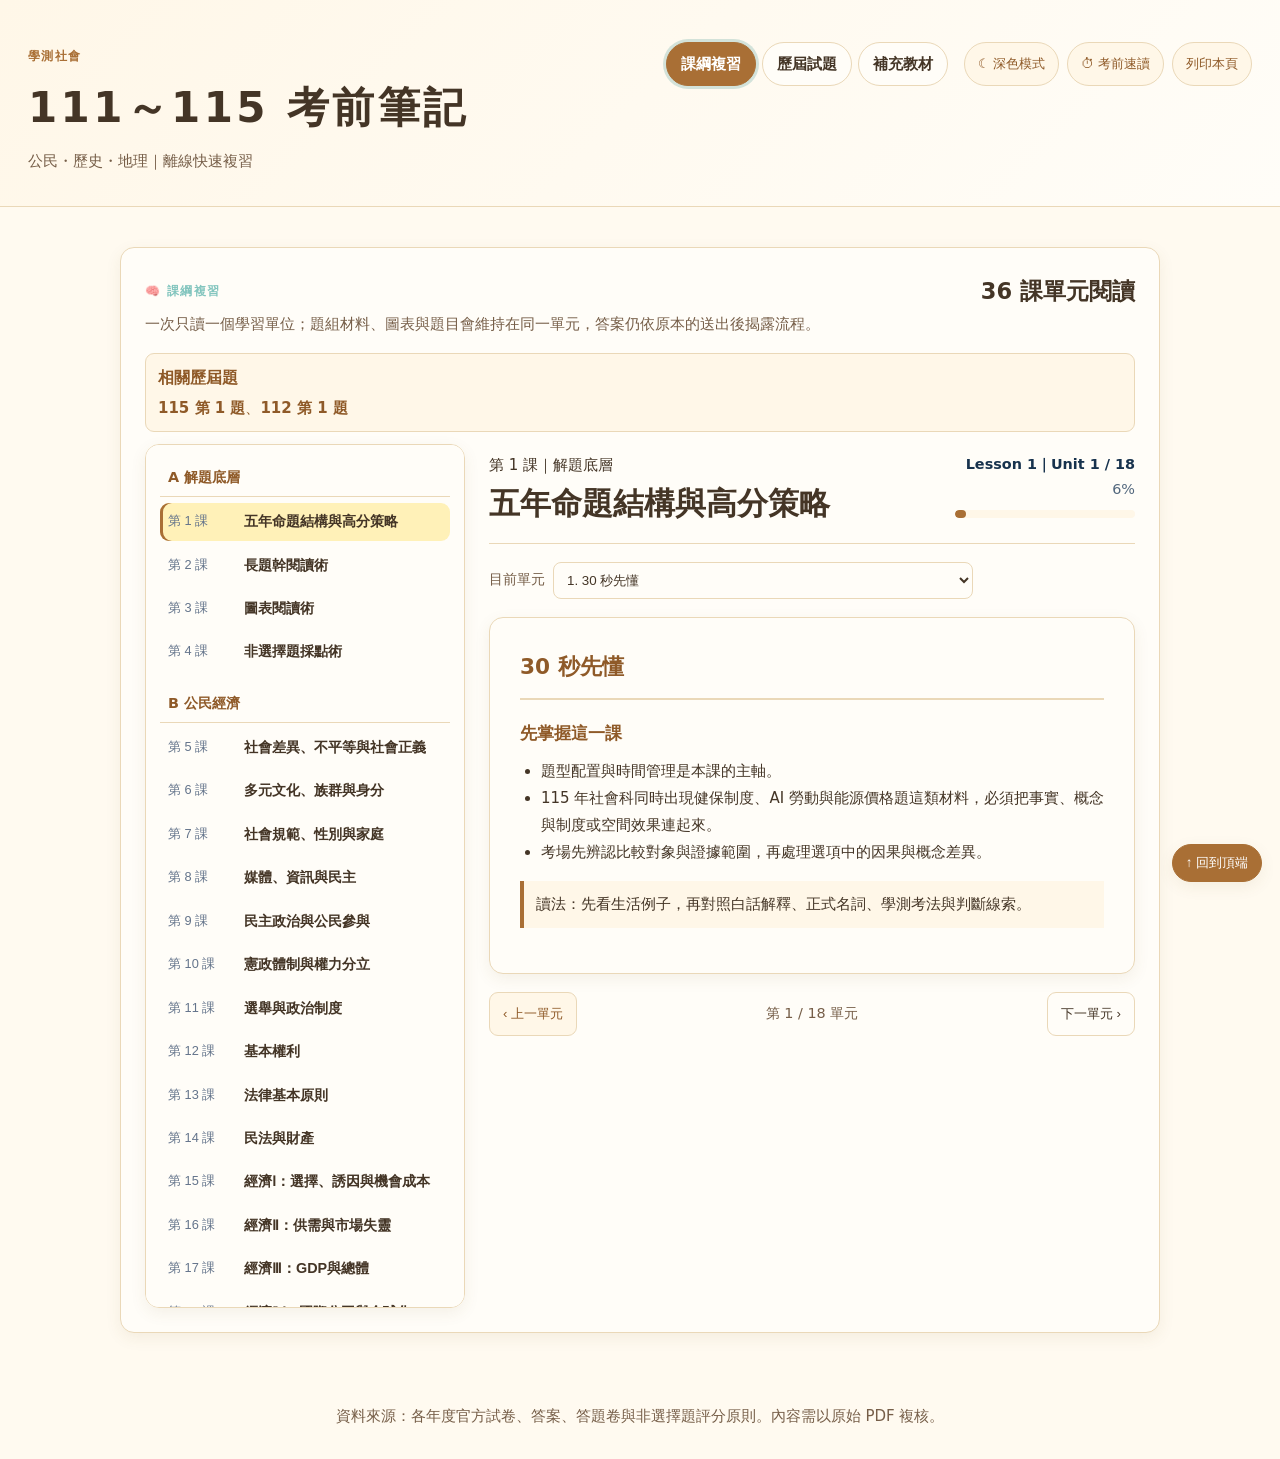
<file: index.html>
﻿<!doctype html>
<html lang="zh-Hant">
<head>
  <meta charset="UTF-8">
  <meta name="viewport" content="width=device-width, initial-scale=1">
  <meta name="description" content="111～115 學測社會科考前筆記">
  <title>學測社會｜111～115 考前筆記</title>
  <link rel="stylesheet" href="styles.css">
</head>
<body>
  <header class="site-header">
    <div class="brand"><span class="eyebrow">學測社會</span><h1>111～115 考前筆記</h1><p>公民・歷史・地理｜離線快速複習</p></div>
    <div class="header-actions"><nav id="modeTabs" class="mode-switch" aria-label="主要模式"></nav><button id="themeToggle" class="button secondary" type="button" data-theme-toggle aria-pressed="false">☾ 深色模式</button><button id="quickMode" class="button secondary">⏱ 考前速讀</button><button id="printPage" class="button secondary">列印本頁</button></div>
  </header>
  <main id="app" class="container"></main>
  <button id="backTop" class="back-top" type="button" aria-label="回到頂端">↑ 回到頂端</button>
  <footer class="site-footer">資料來源：各年度官方試卷、答案、答題卷與非選擇題評分原則。內容需以原始 PDF 複核。</footer>
  <script src="data/years.js"></script>
  <script src="data/constructed-response.js"></script>
  <script src="data/curriculum.js"></script>
  <script src="data/lesson-content.js"></script>
  <script src="data/supplementary.js"></script>
  <script src="app.js"></script>
</body>
</html>
</file>
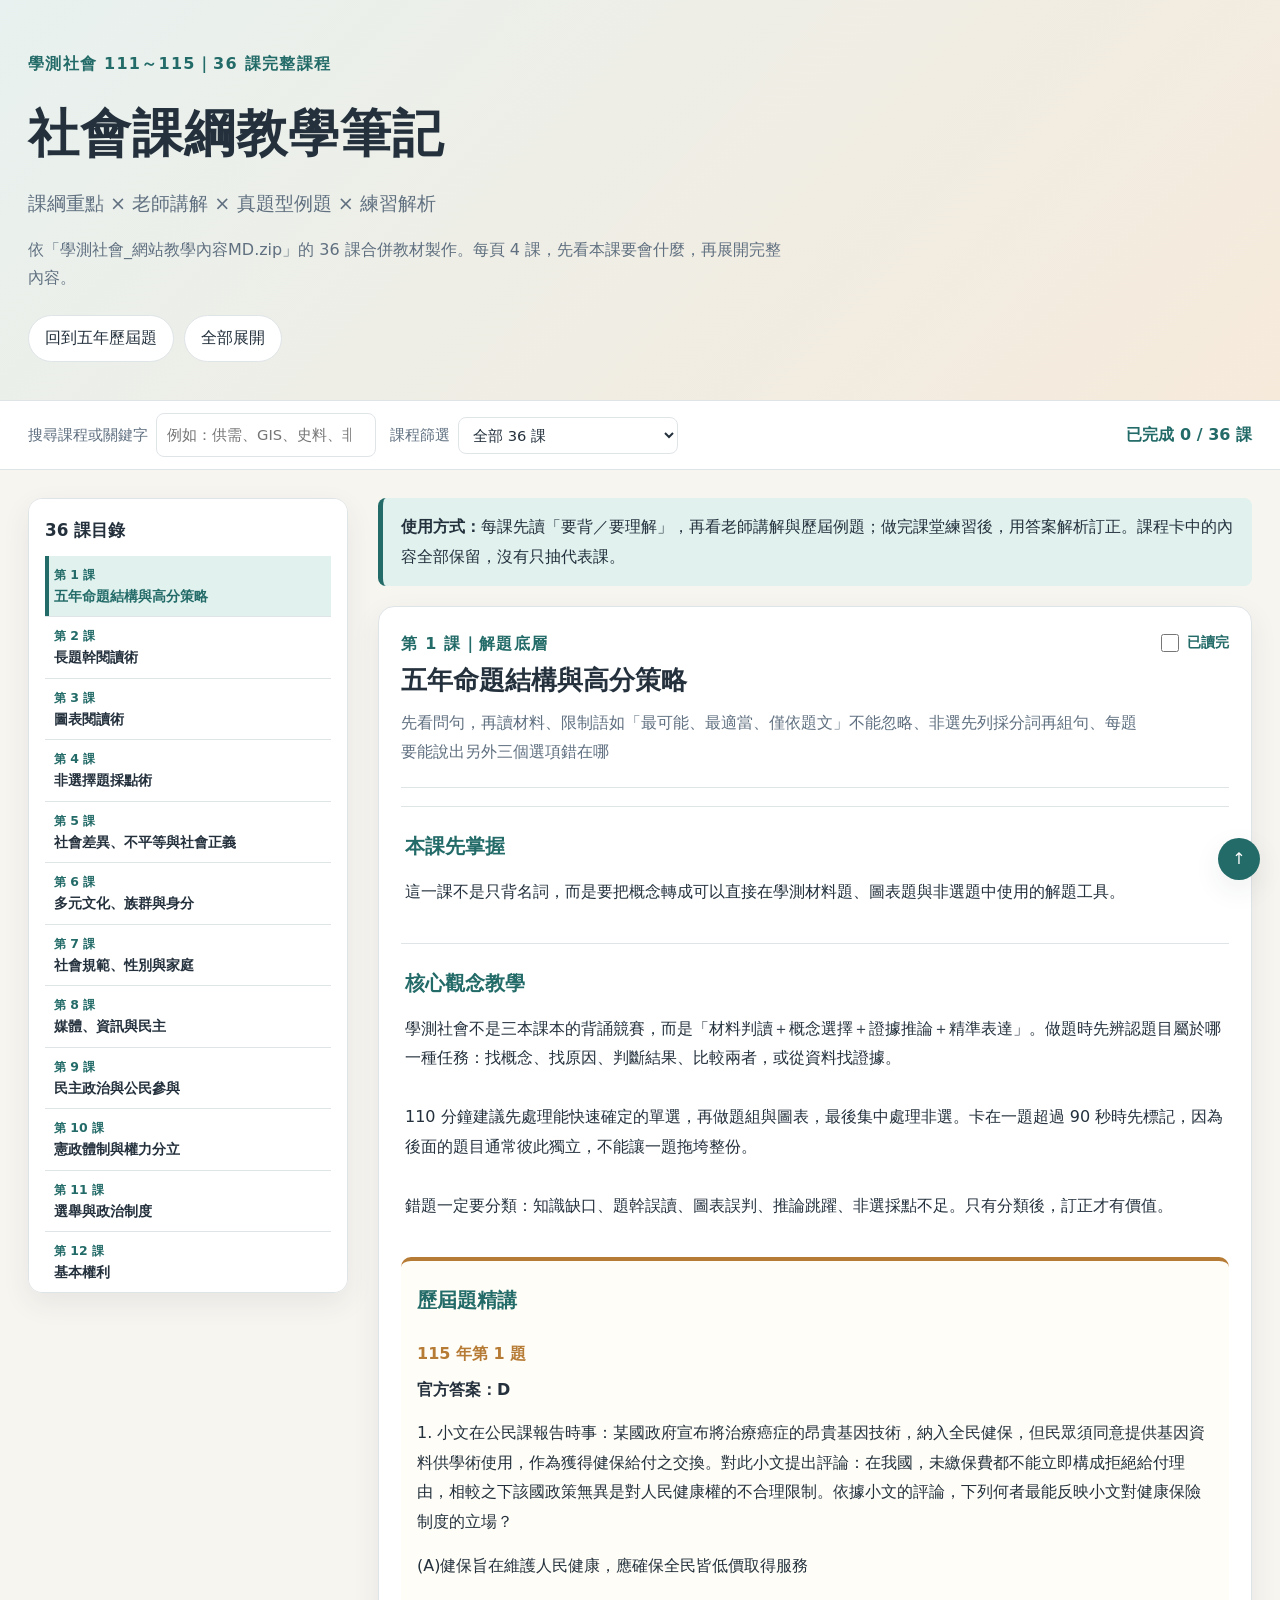
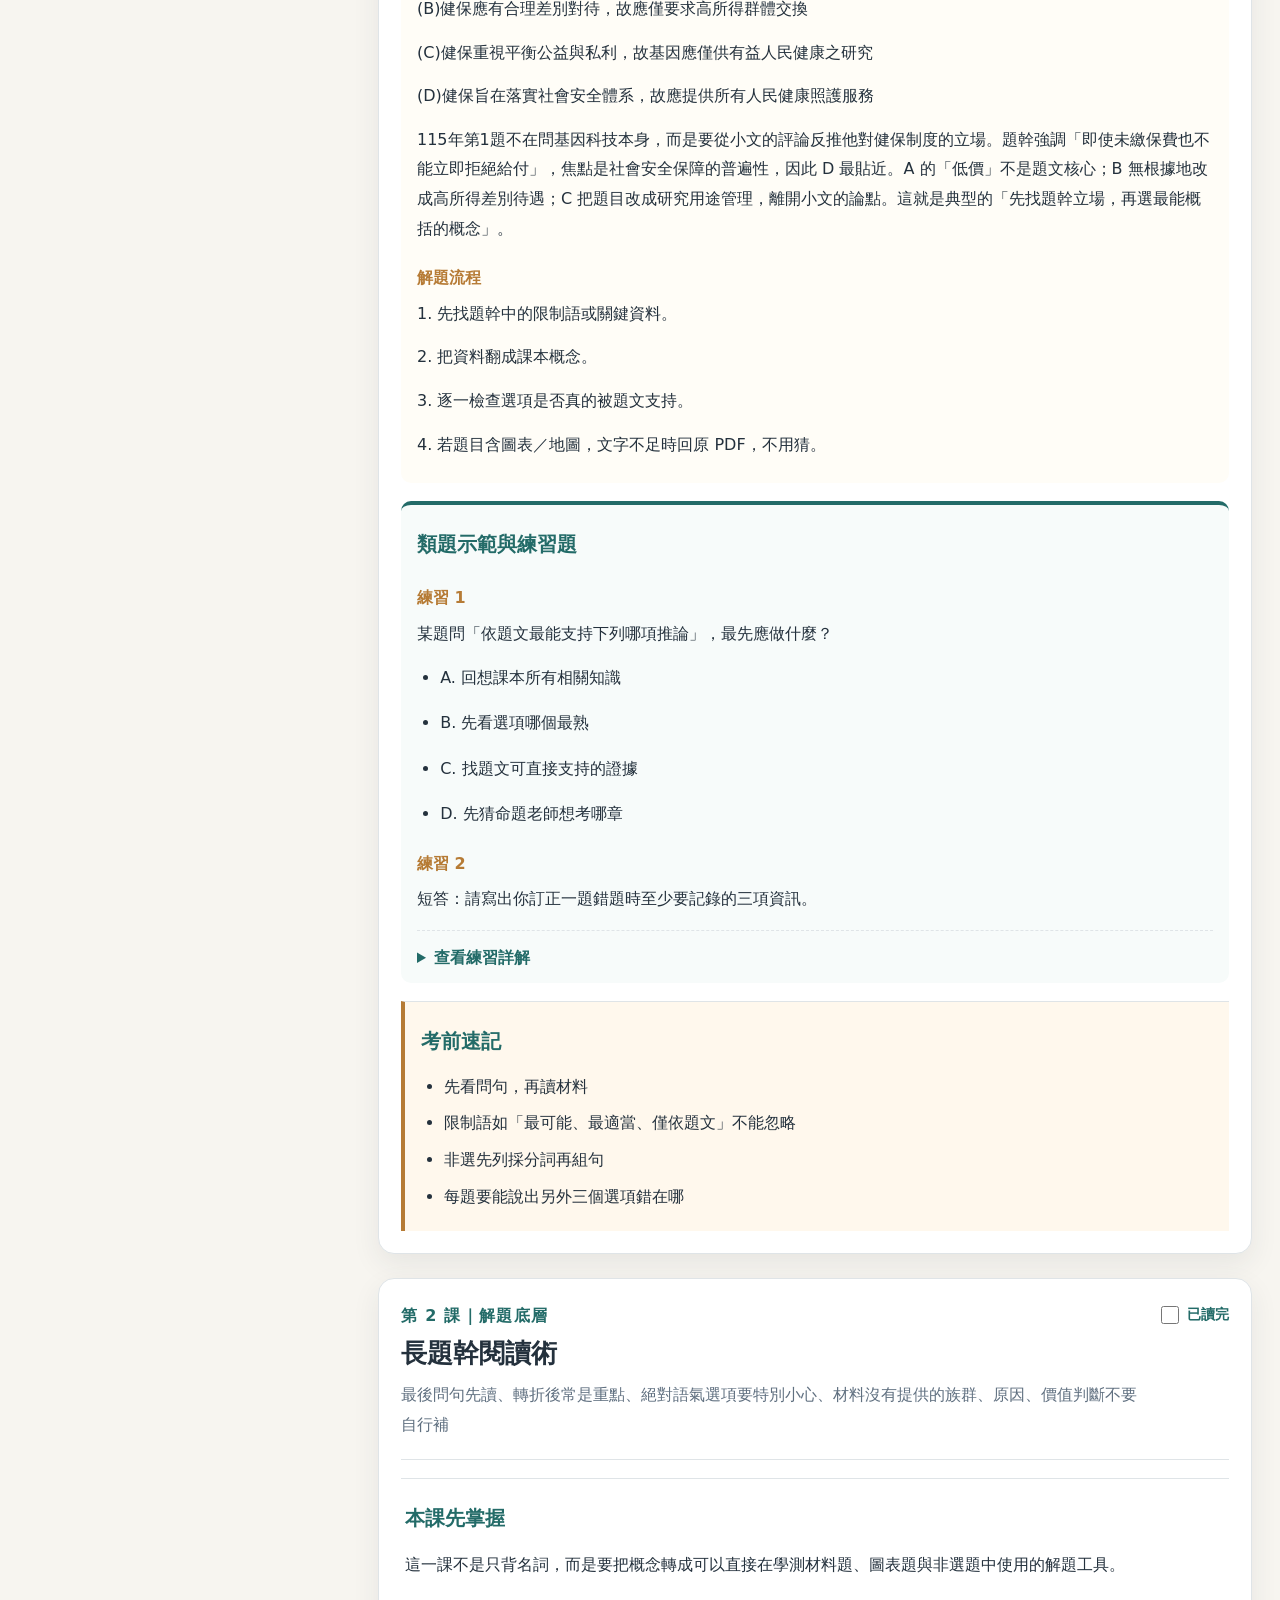
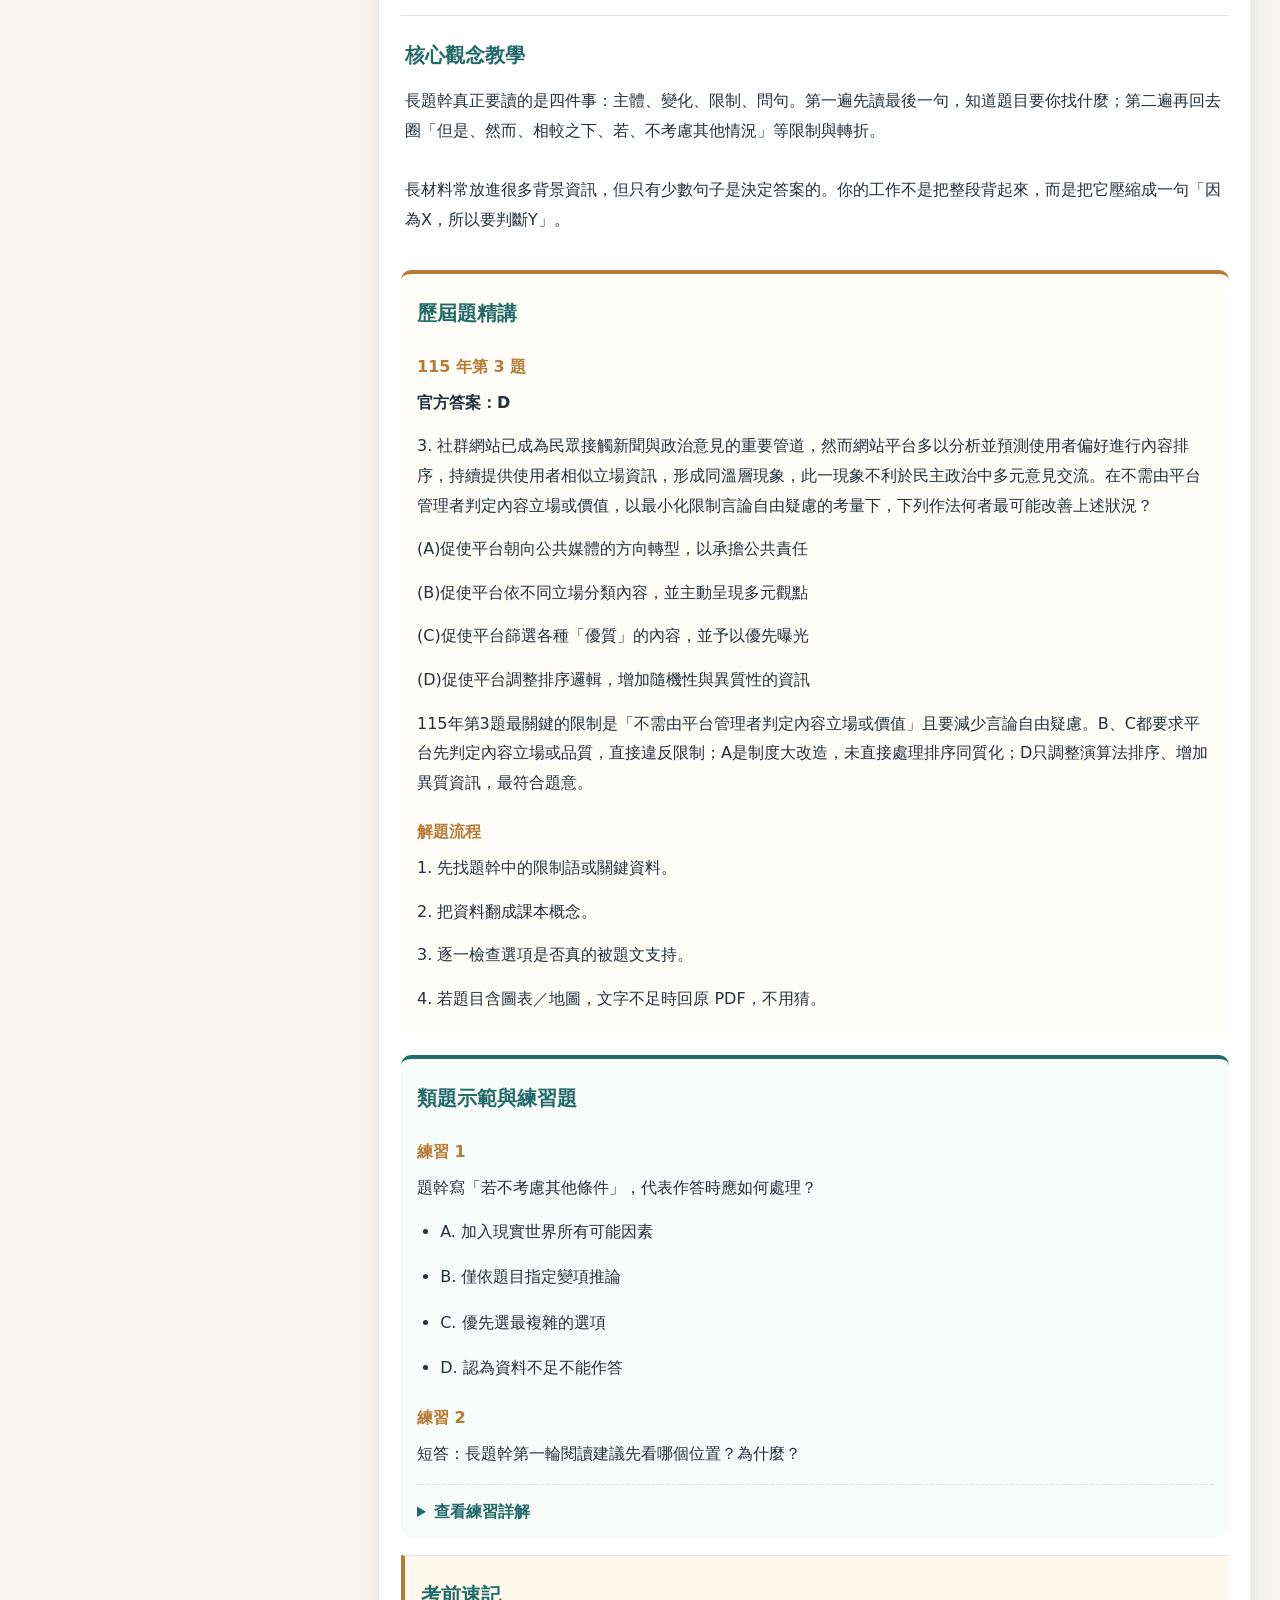
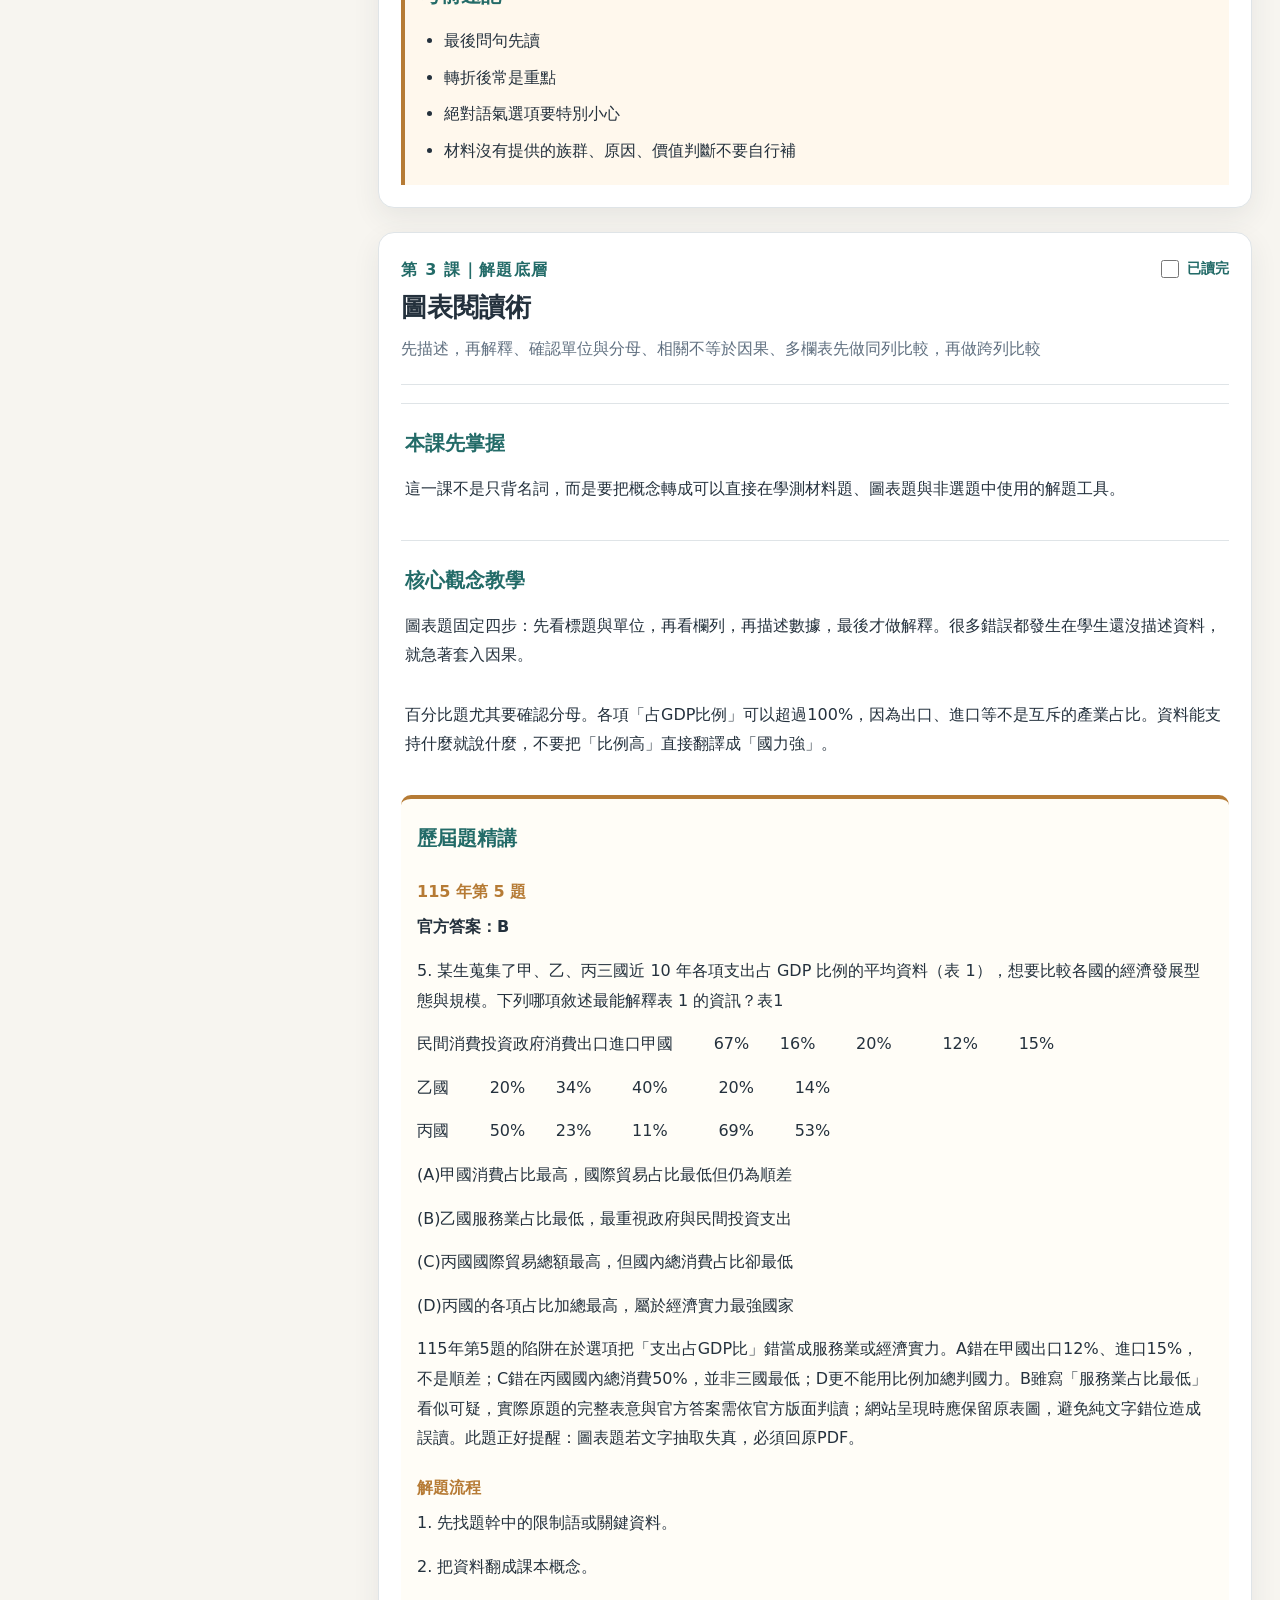
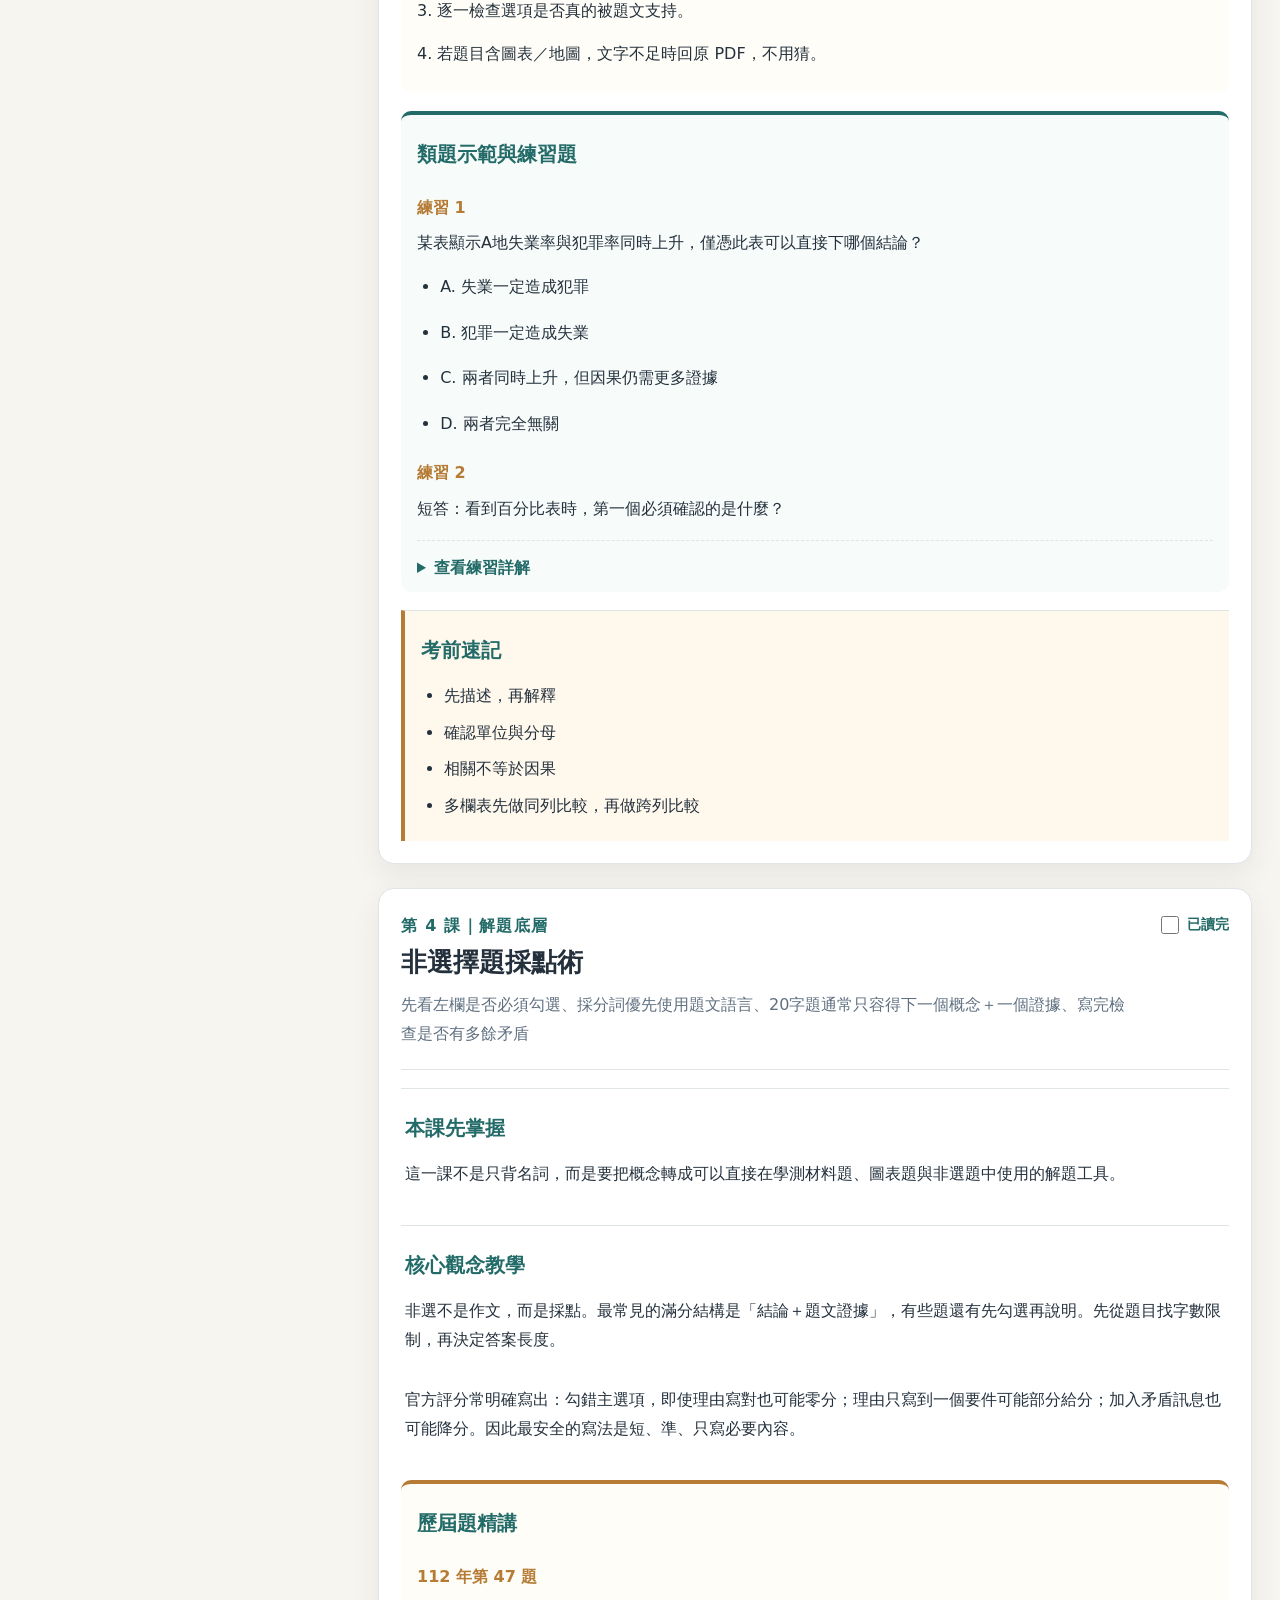
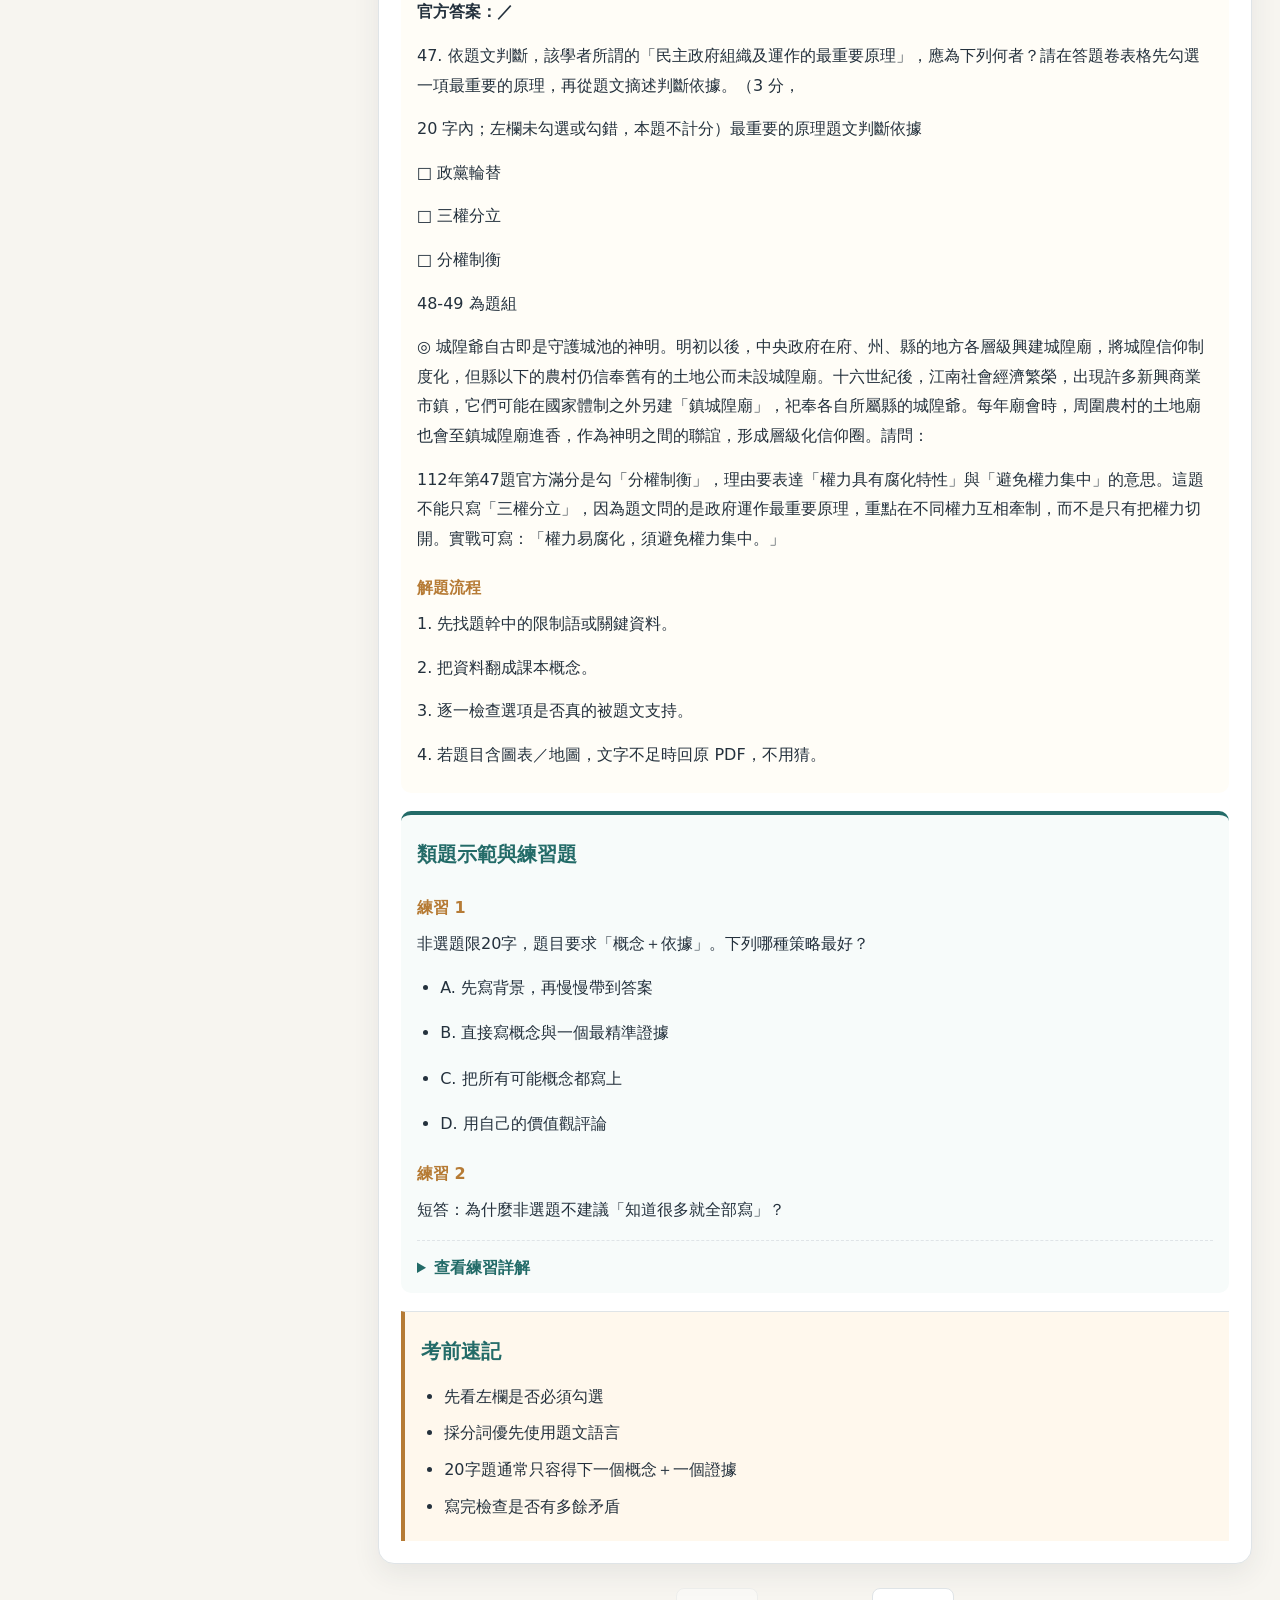
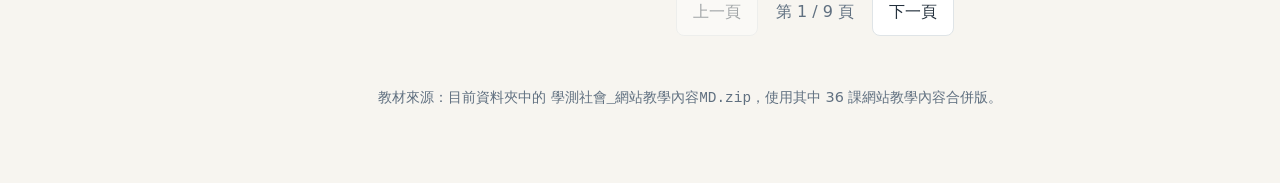
<file: syllabus.html>
<!doctype html>
<html lang="zh-Hant">
<head>
  <meta charset="UTF-8">
  <meta name="viewport" content="width=device-width, initial-scale=1">
  <meta name="description" content="111～115 學測社會 36 課課綱完整教學">
  <title>學測社會｜36 課課綱教學</title>
  <link rel="stylesheet" href="syllabus.css">
  <link rel="stylesheet" href="lesson5.css">
</head>
<body>
  <header class="hero">
    <div class="hero-inner">
      <p class="eyebrow">學測社會 111～115｜36 課完整課程</p>
      <h1>社會課綱教學筆記</h1>
      <p class="subtitle">課綱重點 × 老師講解 × 真題型例題 × 練習解析</p>
      <p class="intro">依「學測社會_網站教學內容MD.zip」的 36 課合併教材製作。每頁 4 課，先看本課要會什麼，再展開完整內容。</p>
      <div class="hero-actions"><a class="button" href="index.html">回到五年歷屆題</a><button id="collapseBtn" type="button">全部展開</button></div>
    </div>
  </header>
  <nav class="toolbar" aria-label="課程工具">
    <div class="toolbar-inner">
      <label class="search">搜尋課程或關鍵字 <input id="search" type="search" placeholder="例如：供需、GIS、史料、非選"></label>
      <label class="filter">課程篩選 <select id="filter"><option value="all">全部 36 課</option><option value="解題底層">解題底層</option><option value="公民與社會">公民與社會</option><option value="歷史">歷史</option><option value="地理">地理</option></select></label>
      <span id="progress" class="progress">已完成 0 / 36 課</span>
    </div>
  </nav>
  <main class="layout">
    <aside class="sidebar"><h2>36 課目錄</h2><div id="toc"></div></aside>
    <section class="content">
      <div class="notice"><strong>使用方式：</strong>每課先讀「要背／要理解」，再看老師講解與歷屆例題；做完課堂練習後，用答案解析訂正。課程卡中的內容全部保留，沒有只抽代表課。</div>
      <div id="lessons" class="lessons"></div>
      <nav id="pager" class="pager" aria-label="課程分頁"></nav>
      <p class="source">教材來源：目前資料夾中的 <code>學測社會_網站教學內容MD.zip</code>，使用其中 36 課網站教學內容合併版。</p>
    </section>
  </main>
  <button id="topBtn" class="top" type="button" aria-label="回到頂端">↑</button>
  <script src="data/curriculum.js"></script>
  <script src="data/lesson5.js"></script>
  <script src="syllabus.js"></script>
</body>
</html>
</file>
<file: styles.css>
:root{--ink:#1f2937;--muted:#667085;--blue:#145da0;--teal:#0f766e;--paper:#f7f9fc;--line:#e5e7eb;--warn:#fff4d6}*{box-sizing:border-box}html{scroll-behavior:smooth}body{margin:0;background:var(--paper);color:var(--ink);font:15px/1.75 system-ui,-apple-system,"Noto Sans TC",sans-serif}.site-header{background:#0f2742;color:#fff;padding:28px 20px}.header-inner,.page-shell{max-width:1180px;margin:auto}.header-inner{display:flex;justify-content:space-between;gap:24px;align-items:center}.eyebrow{font-size:12px;letter-spacing:.12em;color:#83c5be;font-weight:700}.brand h1{margin:3px 0;font-size:clamp(26px,4vw,42px);letter-spacing:.08em}.brand h1 span{color:#f7c873}.brand p{margin:0;color:#c7d7e7}.header-actions{display:flex;gap:8px}.button{border:1px solid #cbd5e1;border-radius:9px;background:#fff;padding:8px 13px;cursor:pointer;color:var(--ink)}.button.secondary{background:#e9f4f2;border-color:#9ccfc8;color:#0f5e5a}.button.ghost{background:transparent;color:#fff;border-color:#8da3bb}.year-tabs{position:sticky;top:0;z-index:5;background:#fff;border-bottom:1px solid var(--line);box-shadow:0 2px 8px #0f27420d}.tab-list{max-width:1180px;margin:auto;display:flex;gap:6px;padding:10px 20px}.tab{flex:1;padding:10px;border:0;border-radius:8px;background:transparent;color:var(--muted);font-weight:800;cursor:pointer}.tab.active{background:#e9f4f2;color:var(--teal)}.page-shell{padding:24px 20px}.hero{background:linear-gradient(135deg,#eaf5f4,#fff);border:1px solid #cfe6e2;border-radius:18px;padding:28px;display:flex;justify-content:space-between;gap:20px;align-items:center}.hero h2{font-size:28px;margin:8px 0}.hero p{max-width:680px;color:var(--muted)}.stats{display:flex;gap:14px}.stats div{background:#fff;border:1px solid var(--line);border-radius:12px;min-width:80px;padding:12px;text-align:center}.stats b{display:block;font-size:24px;color:var(--blue)}.stats small{color:var(--muted)}.jump{display:flex;gap:18px;padding:16px 2px}.jump a{color:var(--blue);font-weight:700}.index-panel,.review{background:#fff;border:1px solid var(--line);border-radius:14px;padding:20px;margin:16px 0}.section-title{display:flex;justify-content:space-between;align-items:center}.section-title h2{margin:0}.toolbar{display:flex;flex-wrap:wrap;gap:10px;align-items:end;margin:14px 0}.toolbar label{display:grid;gap:3px;font-size:12px;font-weight:700;color:var(--muted);min-width:180px}.toolbar input,.toolbar select{font:inherit;border:1px solid #cbd5e1;border-radius:8px;padding:8px;background:#fff;color:var(--ink)}.number-grid{display:grid;grid-template-columns:repeat(auto-fill,minmax(42px,1fr));gap:6px}.number-grid a{text-align:center;text-decoration:none;padding:5px;border-radius:6px;background:#edf4fa;color:var(--blue);font-weight:800}.number-grid a.constructed-number{background:#fff0cb;color:#9a5b00}.number-grid a.dim{opacity:.35}.questions{display:grid;gap:14px;margin-top:16px}.question-card{background:#fff;border:1px solid var(--line);border-left:4px solid var(--blue);border-radius:12px;padding:18px;scroll-margin-top:80px}.question-card.is-read{border-left-color:#9ca3af;opacity:.82}.q-head{display:flex;gap:12px;align-items:center}.q-head h3{display:inline;margin:0 8px 0 0;font-size:21px}.q-year{color:var(--muted);font-size:12px}.q-head>div:nth-child(2){flex:1}.read-btn{border:0;background:#f1f5f9;color:var(--muted);border-radius:7px;padding:6px 9px;cursor:pointer}.badge{display:inline-block;background:#e9f4f2;color:#0f5e5a;border-radius:99px;padding:2px 9px;font-size:12px;font-weight:800;margin:2px}.badge.warning{background:var(--warn);color:#8b5b00}.topic{font-weight:800;color:var(--teal);margin:12px 0 3px}.prompt{font-size:16px;margin:0 0 10px}.answer-line{border-top:1px solid var(--line);padding-top:8px;color:var(--muted)}.answer-line strong{color:#b45309}details{margin-top:12px}summary{cursor:pointer;color:var(--blue);font-weight:800}.reasoning{border-top:1px solid var(--line);margin-top:10px;padding-top:10px}.reasoning h4{margin:10px 0 3px}.reasoning ul,.review ul{margin-top:4px}.options{display:grid;grid-template-columns:repeat(2,1fr);gap:8px;margin:10px 0}.option{border:1px solid var(--line);border-radius:8px;padding:9px;display:grid;grid-template-columns:55px 1fr;gap:5px}.option strong{color:#b45309}.option small{grid-column:1/-1;color:var(--muted)}.constructed{background:#fff9e9;border:1px solid #f3d98e;padding:12px;border-radius:9px}.mini-grid,.review-grid{display:grid;grid-template-columns:repeat(3,1fr);gap:10px;margin-top:12px}.mini-grid>div,.review-grid>div{background:#f8fafc;border-radius:8px;padding:10px}.mini-grid p{margin:0}.source,.muted{color:var(--muted);font-size:12px}.review-grid h3{margin-top:0;font-size:15px}.site-footer{text-align:center;color:var(--muted);padding:30px 20px}.quick-mode .question-card details{display:none}.quick-mode .question-card{padding:10px}.empty{text-align:center;padding:40px;background:#fff;border-radius:12px}@media(max-width:720px){.header-inner,.hero{display:block}.header-actions{margin-top:15px}.stats{margin-top:15px}.stats div{flex:1}.page-shell{padding:14px 12px}.tab-list{padding:8px 10px}.q-head{align-items:flex-start;flex-wrap:wrap}.q-head>div:nth-child(2){order:3;flex-basis:100%}.options,.mini-grid,.review-grid{grid-template-columns:1fr}.toolbar label{min-width:100%}.hero h2{font-size:23px}}@media print{.site-header,.year-tabs,.toolbar,.jump,.site-footer,.read-btn{display:none}.page-shell{padding:0}.question-card{break-inside:avoid}.question-card details{display:block}}
.curriculum{background:#fff;border:1px solid var(--line);border-radius:14px;padding:20px;margin:16px 0}.curriculum-intro{color:var(--muted);margin-top:0}.curriculum-phase{margin-top:18px}.curriculum-phase h3{border-left:4px solid var(--teal);padding-left:10px}.curriculum-grid{display:grid;grid-template-columns:repeat(3,1fr);gap:10px}.lesson{background:#f8fafc;border:1px solid var(--line);border-radius:9px;padding:12px}.lesson-number{color:var(--teal);font-size:12px;font-weight:800}.lesson h4{margin:3px 0 5px;font-size:15px}.lesson p{margin:0;color:var(--muted);font-size:14px}@media(max-width:720px){.curriculum-grid{grid-template-columns:1fr}}
.study-overview{background:#fff;border:1px solid var(--line);border-radius:14px;padding:20px;margin:16px 0}.study-grid{display:grid;grid-template-columns:repeat(4,1fr);gap:10px}.study-card{border:1px solid var(--line);border-radius:10px;padding:14px;background:#f8fafc}.study-card h3{margin:0 0 6px}.study-card p{color:var(--muted);font-size:14px}.study-card a{color:var(--teal);font-weight:700;text-decoration:none}.answer-reminder{margin-top:18px;padding:14px;background:#fff8e7;border-left:4px solid #d99a24;border-radius:8px}.answer-reminder h3{margin-top:0}.back-top{position:fixed;right:18px;bottom:18px;border:1px solid var(--line);border-radius:999px;background:#0f2b46;color:#fff;padding:9px 13px;box-shadow:0 4px 14px #0002;cursor:pointer;z-index:10}@media(max-width:720px){.study-grid{grid-template-columns:1fr 1fr}.back-top{right:10px;bottom:10px}} 
.container{width:min(1040px,calc(100% - 32px));margin:0 auto;padding:24px 0}.hero,.index-panel,.curriculum,.study-overview,.review{max-width:1040px;margin-left:auto;margin-right:auto}.question-card{max-width:980px;margin-left:auto;margin-right:auto;padding:22px}.curriculum-grid{grid-template-columns:repeat(2,minmax(0,1fr));gap:14px}.study-grid{grid-template-columns:repeat(2,minmax(0,1fr));gap:14px}.mini-grid{grid-template-columns:repeat(2,minmax(0,1fr));gap:14px}.jump{max-width:1040px;margin:0 auto;flex-wrap:wrap;gap:12px 20px}.questions{gap:18px}.index-panel,.curriculum,.study-overview,.review{padding:24px}.lesson{padding:15px;line-height:1.65}.option{padding:12px;line-height:1.7}@media(max-width:720px){.container{width:calc(100% - 24px);padding:15px 0}.index-panel,.curriculum,.study-overview,.review{padding:16px}.question-card{padding:16px}.curriculum-grid,.study-grid,.mini-grid{grid-template-columns:1fr}}
.pagination{display:flex;align-items:center;justify-content:center;flex-wrap:wrap;gap:6px;margin:14px 0 18px;padding:10px;border-top:1px solid var(--line);border-bottom:1px solid var(--line)}.page-button{min-width:36px;border:1px solid #cbd5e1;border-radius:7px;background:#fff;color:var(--blue);padding:6px 9px;cursor:pointer;font:inherit;font-weight:700}.page-button.active{background:var(--blue);border-color:var(--blue);color:#fff}.page-button:disabled{cursor:not-allowed;opacity:.4}.pagination span{color:var(--muted);font-size:13px;margin-left:8px}@media(max-width:720px){.pagination{gap:4px}.page-button{min-width:32px;padding:5px 7px}}
.curriculum-tabs{display:flex;gap:8px;flex-wrap:wrap;margin:14px 0}.curriculum-tab{border:1px solid #b7d6d1;background:#f2faf8;color:#0f5e5a;border-radius:999px;padding:7px 13px;cursor:pointer;font:inherit;font-weight:800}.curriculum-tab.active,.curriculum-tab:hover{background:var(--teal);border-color:var(--teal);color:#fff}
.lesson-details{margin-top:12px;border-top:1px solid var(--line);padding-top:10px}.lesson-details summary{cursor:pointer;color:var(--blue);font-weight:800}.lesson-detail-grid{display:grid;grid-template-columns:repeat(2,minmax(0,1fr));gap:10px;margin-top:12px}.lesson-detail-box{border:1px solid var(--line);background:#fff;border-radius:8px;padding:12px}.lesson-detail-box h5,.lesson-practice h5{margin:0 0 6px;color:var(--blue);font-size:1rem}.lesson-detail-box ul,.lesson-practice ul{margin:5px 0;padding-left:20px}.lesson-detail-box li,.lesson-practice li{margin:4px 0}.lesson-practice{margin-top:10px;border-radius:8px;background:#f7fafc;border:1px solid var(--line);padding:12px}.lesson-practice h5:not(:first-child){margin-top:14px}.course-text{line-height:1.75;margin:4px 0}.lesson-detail-box .muted,.lesson-practice .muted{color:var(--muted);font-size:.9rem}@media(max-width:720px){.lesson-detail-grid{grid-template-columns:1fr}}
.site-header{background:linear-gradient(135deg,#e8f1ef,#f6eadb);color:var(--ink);border-bottom:1px solid var(--line);padding:0}.site-header .brand{max-width:1280px;margin:auto;padding:42px 28px 32px}.site-header .eyebrow{color:var(--teal)}.site-header .brand p{color:var(--muted)}.header-actions{position:absolute;right:28px;top:42px}.header-actions .button{border-radius:999px;background:#fff;color:var(--ink)}.year-tabs{background:rgba(255,255,255,.94);backdrop-filter:blur(12px)}.tab-list{max-width:1280px;padding:10px 28px}.tab{border-radius:999px}.tab.active{background:var(--teal);color:#fff}.page-shell,.container{max-width:1280px}.hero{background:var(--card);border-radius:16px;box-shadow:0 10px 28px rgba(35,53,64,.08)}.index-panel,.curriculum,.study-overview,.review{box-shadow:0 10px 28px rgba(35,53,64,.05)}.question-card{border-radius:16px;box-shadow:0 10px 28px rgba(35,53,64,.05)}

@media(max-width:850px){.single-unit-nav{min-width:0}.single-unit-nav label{min-width:0}.single-unit-nav select{width:100%;max-width:100%;min-width:0;box-sizing:border-box}}

/* R3: final mobile rule must follow the legacy unit-nav selector rule. */
@media(max-width:850px){.single-unit-nav{min-width:0;max-width:100%;flex-wrap:wrap}.single-unit-nav label{min-width:0;max-width:100%;width:100%}.single-unit-nav select{display:block;width:100%;max-width:100%;min-width:0;box-sizing:border-box}}
@media(max-width:600px){.visual-authentic .visual-art-wide{display:none}.visual-authentic .visual-art-reflow{display:block;overflow:visible}.visual-authentic .visual-art-reflow svg{width:100%;height:auto;min-height:170px}.visual-authentic .visual-art-reflow .visual-photo-card img{min-height:150px}.visual-authentic .visual-art-reflow .visual-map-card p,.visual-authentic .visual-art-reflow .visual-photo-card p,.visual-authentic .visual-art-reflow .visual-contour-card p{font-size:1rem}.visual-authentic .visual-art{padding:0}.visual-authentic figcaption strong{font-size:1rem}}

/* Phase 4B final cascade: keep theme overrides after all legacy 4A component rules. */
body{background:var(--paper);color:var(--ink)}
.site-header{background:linear-gradient(135deg,var(--surface-soft),var(--surface));color:var(--ink);border-color:var(--line)}
.site-header .eyebrow,.topic,.lesson-number{color:var(--teal)}
.site-header .brand p,.muted,.source,.single-unit-footer,.exam-progress{color:var(--muted)}
.header-actions .button,.mode-tab,.button{background:var(--surface);border-color:var(--line);color:var(--ink)}
.button.secondary{background:var(--surface-soft);border-color:var(--line);color:var(--blue)}
.mode-tab.active,.tab.active,.curriculum-tab.active{background:var(--teal);border-color:var(--teal);color:#fff}
.year-tabs{background:var(--surface);border-color:var(--line)}
.hero,.index-panel,.curriculum,.study-overview,.review,.question-card,.single-view-unit,.mode-sidebar,.single-view-sidebar{background:var(--card);border-color:var(--line);box-shadow:var(--shadow-soft)}
.hero{background:linear-gradient(135deg,var(--surface-soft),var(--card))}
.stats div,.lesson,.study-card,.mini-grid>div,.review-grid>div,.lesson-detail-box,.lesson-practice{background:var(--surface-soft);border-color:var(--line)}
.question-card{border-left-color:var(--teal)}
.question-card .option,.option{background:var(--surface);border-color:var(--line)}
.option:hover,.quiz-option.selected{background:var(--accent-soft);border-color:var(--teal)}
.option strong,.answer-line strong{color:var(--blue)}
.constructed,.answer-reminder{background:var(--accent-soft);border-color:var(--accent)}
.lesson-sidebar-group h3,.exam-sidebar-year h3,.single-view-header,.exam-header{border-color:var(--line)}
.lesson-sidebar-group h3,.exam-sidebar-year h3,.single-view-unit>h2,.single-unit-body h3,.lesson-detail-box h5,.lesson-practice h5{color:var(--blue)}
.lesson-sidebar-button,.exam-sidebar-item{color:var(--ink)}
.lesson-sidebar-button:hover,.exam-sidebar-item:hover{background:var(--surface-soft)}
.lesson-sidebar-button.active,.exam-sidebar-item.active{background:var(--accent-soft);color:var(--ink);box-shadow:inset 3px 0 var(--teal)}
.single-view-menu{background:var(--surface-soft);border-color:var(--line);color:var(--ink)}
.single-unit-nav label{color:var(--muted)}
.single-unit-nav select,.toolbar input,.toolbar select,.constructed-input textarea{background:var(--surface);color:var(--ink);border-color:var(--line)}
.progress-track{background:var(--surface-soft)}
.progress-track i{background:var(--teal)}
.related-exams,.related-curriculum,.unit-label{background:var(--surface-soft);border-color:var(--line);color:var(--blue)}
.related-exams a,.related-curriculum a{color:var(--blue)}
.single-view-unit>h2{border-color:var(--line)}
.badge{background:var(--accent-soft);color:var(--blue)}
.read-btn{background:var(--surface-soft);color:var(--muted)}
.quiz-option.correct{background:var(--success-soft);border-color:var(--success)}
.quiz-option.wrong{background:var(--danger-soft);border-color:var(--danger)}
.pagination{border-color:var(--line)}
.page-button{background:var(--surface);border-color:var(--line);color:var(--blue)}
.page-button.active{background:var(--teal);border-color:var(--teal);color:#fff}
.curriculum-tab{background:var(--surface-soft);border-color:var(--line);color:var(--blue)}
.back-top{background:var(--teal);border-color:var(--teal)}

/* 4C-R1 readability repair: make the theme state win over legacy :root rules. */
html[data-theme="dark"]{
  --ink:#f3eadf;--muted:#cdbca8;--blue:#e7ad67;--teal:#d79a55;
  --paper:#1f1a16;--surface:#2a231d;--surface-soft:#33291f;--card:#30271f;
  --line:#5a4632;--accent:#f0c978;--accent-soft:#594829;
  --success:#78b58a;--success-soft:#24392b;--danger:#d87d7d;--danger-soft:#422728;
}
html[data-theme="dark"] .single-view-unit,
html[data-theme="dark"] .single-view-sidebar,
html[data-theme="dark"] .mode-sidebar,
html[data-theme="dark"] .question-card,
html[data-theme="dark"] .index-panel,
html[data-theme="dark"] .review,
html[data-theme="dark"] .study-overview{color:var(--ink);background:var(--card)}
html[data-theme="dark"] .single-view-unit h2,
html[data-theme="dark"] .single-unit-body h3,
html[data-theme="dark"] .lesson-sidebar-group h3,
html[data-theme="dark"] .lesson-sidebar-button,
html[data-theme="dark"] .exam-sidebar-item{color:var(--ink)}
html[data-theme="dark"] .single-view-unit p,
html[data-theme="dark"] .single-view-unit li{color:var(--ink)}

/* Phase 4B final cascade: this must remain after the legacy 4A component rules. */
body{background:var(--paper);color:var(--ink)}
.site-header{background:linear-gradient(135deg,var(--surface-soft),var(--surface));color:var(--ink);border-color:var(--line)}
.site-header .eyebrow,.topic,.lesson-number{color:var(--teal)}
.site-header .brand p,.muted,.source,.single-unit-footer,.exam-progress{color:var(--muted)}
.header-actions .button,.mode-tab,.button{background:var(--surface);border-color:var(--line);color:var(--ink)}
.button.secondary{background:var(--surface-soft);border-color:var(--line);color:var(--blue)}
.mode-tab.active,.tab.active,.curriculum-tab.active{background:var(--teal);border-color:var(--teal);color:#fff}
.year-tabs{background:var(--surface);border-color:var(--line)}
.hero,.index-panel,.curriculum,.study-overview,.review,.question-card,.single-view-unit,.mode-sidebar,.single-view-sidebar{background:var(--card);border-color:var(--line);box-shadow:var(--shadow-soft)}
.hero{background:linear-gradient(135deg,var(--surface-soft),var(--card))}
.stats div,.lesson,.study-card,.mini-grid>div,.review-grid>div,.lesson-detail-box,.lesson-practice{background:var(--surface-soft);border-color:var(--line)}
.question-card{border-left-color:var(--teal)}
.question-card .option,.option{background:var(--surface);border-color:var(--line)}
.option:hover,.quiz-option.selected{background:var(--accent-soft);border-color:var(--teal)}
.option strong,.answer-line strong{color:var(--blue)}
.constructed,.answer-reminder{background:var(--accent-soft);border-color:var(--accent)}
.lesson-sidebar-group h3,.exam-sidebar-year h3,.single-view-header,.exam-header{border-color:var(--line)}
.lesson-sidebar-group h3,.exam-sidebar-year h3,.single-view-unit>h2,.single-unit-body h3,.lesson-detail-box h5,.lesson-practice h5{color:var(--blue)}
.lesson-sidebar-button,.exam-sidebar-item{color:var(--ink)}
.lesson-sidebar-button:hover,.exam-sidebar-item:hover{background:var(--surface-soft)}
.lesson-sidebar-button.active,.exam-sidebar-item.active{background:var(--accent-soft);color:var(--ink);box-shadow:inset 3px 0 var(--teal)}
.single-view-menu{background:var(--surface-soft);border-color:var(--line);color:var(--ink)}
.single-unit-nav label{color:var(--muted)}
.single-unit-nav select,.toolbar input,.toolbar select,.constructed-input textarea{background:var(--surface);color:var(--ink);border-color:var(--line)}
.progress-track{background:var(--surface-soft)}
.progress-track i{background:var(--teal)}
.related-exams,.related-curriculum,.unit-label{background:var(--surface-soft);border-color:var(--line);color:var(--blue)}
.related-exams a,.related-curriculum a{color:var(--blue)}
.single-view-unit>h2{border-color:var(--line)}
.badge{background:var(--accent-soft);color:var(--blue)}
.read-btn{background:var(--surface-soft);color:var(--muted)}
.quiz-option.correct{background:var(--success-soft);border-color:var(--success)}
.quiz-option.wrong{background:var(--danger-soft);border-color:var(--danger)}
.pagination{border-color:var(--line)}
.page-button{background:var(--surface);border-color:var(--line);color:var(--blue)}
.page-button.active{background:var(--teal);border-color:var(--teal);color:#fff}
.curriculum-tab{background:var(--surface-soft);border-color:var(--line);color:var(--blue)}
.back-top{background:var(--teal);border-color:var(--teal)}

/* Phase 4B: pudding theme tokens and responsive polish. */
:root{
  --ink:#443526;--muted:#765e48;--blue:#8f5a28;--teal:#a96f35;
  --paper:#fffaf0;--surface:#fffdf8;--surface-soft:#fff7e8;--card:#fffdf8;
  --line:#ead8b8;--accent:#f6d978;--accent-soft:#fff1b8;
  --success:#4f9b6d;--success-soft:#eef9f1;--danger:#cf5b5b;--danger-soft:#fff1f1;
  --shadow:0 12px 30px rgba(119,83,37,.10);--shadow-soft:0 5px 16px rgba(119,83,37,.08);
}
[data-theme="dark"]{
  --ink:#f3eadf;--muted:#cdbca8;--blue:#e7ad67;--teal:#d79a55;
  --paper:#1f1a16;--surface:#2a231d;--surface-soft:#33291f;--card:#30271f;
  --line:#5a4632;--accent:#f0c978;--accent-soft:#594829;
  --success:#78b58a;--success-soft:#24392b;--danger:#d87d7d;--danger-soft:#422728;
  --shadow:0 14px 34px rgba(0,0,0,.28);--shadow-soft:0 6px 18px rgba(0,0,0,.22);
}
html{background:var(--paper)}
body{background:var(--paper);color:var(--ink);transition:background-color .18s ease,color .18s ease}
a{color:var(--blue)}
.site-header{background:linear-gradient(135deg,var(--surface-soft),var(--surface));color:var(--ink);border-bottom:1px solid var(--line)}
.site-header .eyebrow{color:var(--teal)}
.site-header .brand p{color:var(--muted)}
.header-actions .button{background:var(--surface);border-color:var(--line);color:var(--ink)}
.header-actions .button:hover,.mode-tab:hover{border-color:var(--teal);transform:translateY(-1px)}
.mode-tab{background:var(--surface);border-color:var(--line);color:var(--ink)}
.mode-tab.active{background:var(--teal);border-color:var(--teal);color:#fff}
.button{background:var(--surface);border-color:var(--line);color:var(--ink);min-height:44px;transition:background-color .18s ease,border-color .18s ease,transform .18s ease}
.button.secondary{background:var(--surface-soft);border-color:var(--line);color:var(--blue)}
.button:hover{border-color:var(--teal)}
.button:focus-visible,.mode-tab:focus-visible,.curriculum-tab:focus-visible,.single-view-menu:focus-visible,.quiz-option:focus-visible,.page-button:focus-visible,summary:focus-visible,a:focus-visible,input:focus-visible,textarea:focus-visible,select:focus-visible{outline:3px solid var(--accent);outline-offset:3px}
.year-tabs{background:color-mix(in srgb,var(--surface) 94%,transparent);border-color:var(--line)}
.tab{color:var(--muted)}
.tab.active{background:var(--teal);color:#fff}
.hero,.index-panel,.curriculum,.study-overview,.review,.single-view-unit,.question-card,.mode-sidebar,.single-view-sidebar{background:var(--card);border-color:var(--line);box-shadow:var(--shadow-soft)}
.hero{background:linear-gradient(135deg,var(--surface-soft),var(--card));border-color:var(--line)}
.stats div,.lesson,.study-card,.mini-grid>div,.review-grid>div,.lesson-detail-box,.lesson-practice{background:var(--surface-soft);border-color:var(--line)}
.question-card{border-left-color:var(--teal)}
.question-card.is-read{border-left-color:var(--muted)}
.question-card .option,.option{background:var(--surface);border-color:var(--line)}
.option:hover,.quiz-option.selected{background:var(--accent-soft);border-color:var(--teal)}
.option strong,.answer-line strong{color:var(--blue)}
.constructed{background:var(--accent-soft);border-color:var(--accent)}
.answer-reminder{background:var(--accent-soft);border-left-color:var(--accent)}
.related-exams,.related-curriculum,.unit-label{background:var(--surface-soft);border-color:var(--line)}
.single-view-sidebar,.mode-sidebar{background:var(--surface)}
.lesson-sidebar-group h3,.exam-sidebar-year h3{color:var(--blue);border-color:var(--line)}
.lesson-sidebar-button,.exam-sidebar-item{color:var(--ink)}
.lesson-sidebar-button:hover,.exam-sidebar-item:hover{background:var(--surface-soft)}
.lesson-sidebar-button.active,.exam-sidebar-item.active{background:var(--accent-soft);color:var(--ink);box-shadow:inset 3px 0 var(--teal)}
.single-view-menu{background:var(--surface-soft);border-color:var(--line);color:var(--ink)}
.single-view-header,.exam-header{border-color:var(--line)}
.single-view-unit>h2,.single-unit-body h3,.lesson-detail-box h5,.lesson-practice h5{color:var(--blue);border-color:var(--line)}
.single-unit-nav select,.toolbar input,.toolbar select,.constructed-input textarea{background:var(--surface);color:var(--ink);border-color:var(--line)}
.single-unit-footer,.exam-progress{color:var(--muted)}
.progress-track{background:var(--surface-soft)}
.progress-track i{background:var(--teal)}
.pagination{border-color:var(--line)}
.page-button{background:var(--surface);color:var(--blue);border-color:var(--line)}
.page-button.active{background:var(--teal);border-color:var(--teal);color:#fff}
.curriculum-tab{background:var(--surface-soft);border-color:var(--line);color:var(--blue)}
.curriculum-tab.active,.curriculum-tab:hover{background:var(--teal);border-color:var(--teal);color:#fff}
.badge,.topic{color:var(--blue)}
.badge{background:var(--accent-soft)}
.read-btn{background:var(--surface-soft);color:var(--muted)}
.quiz-option.correct{background:var(--success-soft);border-color:var(--success)}
.quiz-option.wrong{background:var(--danger-soft);border-color:var(--danger)}
.quiz-feedback{border-color:var(--line)}
.site-footer{color:var(--muted)}
.back-top{background:var(--teal);border-color:var(--teal);box-shadow:var(--shadow-soft)}
img{max-width:100%;height:auto}
table{max-width:100%}
.table-wrap{max-width:100%;overflow:auto}
.single-unit-nav,.exam-unit-nav,.single-view-main,.mode-main{min-width:0}
@media(max-width:850px){
  .site-header .brand{padding:28px 16px 22px}
  .header-actions{padding:0 16px 18px;gap:8px}
  .mode-switch{gap:8px}
  .mode-tab,.header-actions .button{min-height:44px}
  .mode-tab{padding-inline:10px}
  .header-actions .button{flex:1}
  .single-view-shell,.mode-layout{gap:14px}
  .single-view-sidebar,.mode-sidebar{box-shadow:var(--shadow-soft)}
  .single-unit-nav{display:grid;grid-template-columns:auto minmax(0,1fr) auto;align-items:start}
  .single-unit-nav label{grid-column:1 / -1;grid-row:1;display:block;width:100%}
  .single-unit-nav select{width:100%;max-width:100%;margin-top:6px}
  .single-unit-nav [data-unit-prev]{grid-column:1;grid-row:2}
  .single-unit-nav [data-unit-next]{grid-column:3;grid-row:2}
  .single-view-footer{flex-wrap:wrap}
}
@media(max-width:430px){
  body{font-size:14px}
  .container{width:calc(100% - 24px);padding:12px 0}
  .site-header .brand h1{font-size:clamp(24px,8vw,32px)}
  .header-actions{display:grid;grid-template-columns:1fr 1fr;padding-inline:12px}
  .mode-switch{grid-column:1 / -1;width:100%;margin:0}
  .mode-tab{min-width:0}
  .header-actions .button{width:100%;min-width:0}
  .hero,.index-panel,.curriculum,.study-overview,.review{padding:14px}
  .single-view-unit,.question-card{padding:14px}
  .options{grid-template-columns:1fr}
  .single-unit-nav{grid-template-columns:minmax(0,1fr) minmax(0,1fr)}
  .single-unit-nav label{grid-column:1 / -1}
  .single-unit-nav [data-unit-prev]{grid-column:1}
  .single-unit-nav [data-unit-next]{grid-column:2}
  .single-unit-nav .button{width:100%;min-width:0}
  .exam-unit-nav{flex-wrap:wrap}
  .exam-unit-nav .button{flex:1;min-width:0}
}
@media(prefers-reduced-motion:reduce){*,*::before,*::after{scroll-behavior:auto!important;transition-duration:0.01ms!important;animation-duration:0.01ms!important}}
@media print{[data-theme="dark"] body{background:#fff;color:#000}}

/* Phase 4C-R1: beginner comprehension, practice UX, and visual teaching. */
.single-unit-nav{justify-content:flex-start;min-width:0}
.single-unit-nav label{width:100%;max-width:100%;min-width:0}
.single-unit-nav select{width:min(100%,420px);max-width:100%;min-width:0;box-sizing:border-box}
.beginner-core,.beginner-history-frame{margin:14px 0}
.beginner-hint{padding:10px 12px;border-left:4px solid var(--teal);background:var(--surface-soft);color:var(--ink)}
.beginner-grid{display:grid;grid-template-columns:repeat(2,minmax(0,1fr));gap:10px;margin:10px 0}
.beginner-grid>div{min-width:0;background:var(--surface-soft);border:1px solid var(--line);border-radius:10px;padding:11px}
.beginner-grid strong{color:var(--blue)}
.beginner-grid p{margin:4px 0 0;color:var(--ink)}
.comparison-cards{display:grid;gap:14px}
.comparison-card{border:1px solid var(--line);border-radius:12px;padding:14px;background:var(--surface-soft)}
.comparison-card-grid{display:grid;grid-template-columns:repeat(2,minmax(0,1fr));gap:10px}
.comparison-card-side{min-width:0;background:var(--surface);border:1px solid var(--line);border-radius:9px;padding:10px}
.comparison-label{display:block;color:var(--muted);font-size:.78rem;font-weight:800;margin-bottom:3px}
.comparison-card-side h4{margin:0;color:var(--ink);font-size:1rem;line-height:1.55}
.comparison-judgment{margin-top:10px;padding:10px;border-left:4px solid var(--teal);background:var(--card);color:var(--ink)}
.comparison-judgment p{margin:4px 0}
.options{grid-template-columns:1fr}
.option{grid-template-columns:auto minmax(0,1fr);align-items:start;min-height:0;text-align:left}
.option-badge{display:inline-flex;align-items:center;justify-content:center;min-width:32px;color:var(--blue);font-weight:900}
.option-text{min-width:0;text-align:left;white-space:normal;overflow-wrap:anywhere;color:var(--ink)}
.option small{grid-column:2;text-align:left;color:var(--muted)}
.constructed-input textarea{width:100%;min-width:0;box-sizing:border-box;resize:vertical;color:var(--ink);background:var(--surface)}
.practice-reference-answer{margin-top:14px}
.practice-reference-answer .quiz-feedback{margin-top:8px}
.visual-teaching{margin:16px 0;padding:14px;border:1px solid var(--line);border-radius:12px;background:var(--surface-soft)}
.visual-authentic .visual-art{width:100%;overflow:hidden;border-radius:10px;background:#fff}.visual-authentic svg{display:block;width:100%;height:auto;max-height:none}.visual-authentic figcaption{gap:5px}.visual-authentic figcaption span{line-height:1.55}
.visual-art-reflow{display:none}.visual-reflow-stack{display:grid;gap:12px}.visual-map-card,.visual-photo-card,.visual-contour-card{padding:12px;border:1px solid var(--line);border-radius:10px;background:var(--surface)}.visual-map-card h4,.visual-photo-card h4,.visual-contour-card h4{margin:0 0 8px;color:var(--blue)}.visual-photo-card img{display:block;width:100%;max-height:240px;object-fit:cover;border-radius:8px}.visual-reflow-stack p{margin:8px 0 0;line-height:1.55}.mini-map{position:relative;min-height:116px;border-radius:8px;overflow:hidden;background:linear-gradient(145deg,#e7f3f5,#c6dce5);border:1px solid #9bb7c4}.mini-map:before,.mini-map:after{content:"";position:absolute;border:2px solid rgba(35,75,94,.35);border-radius:48%;transform:rotate(-12deg)}.mini-map:before{inset:15px 35% 25px 12%}.mini-map:after{inset:28px 8% 12px 48%;transform:rotate(18deg)}.map-country,.map-place,.map-front{position:absolute;z-index:1;padding:3px 6px;border-radius:5px;font-size:.9rem;font-weight:700;background:rgba(255,255,255,.9)}.map-country.red{left:10px;top:12px;color:#8b3a2f}.map-country.green{right:10px;bottom:12px;color:#2d6b4a}.map-place{left:42%;top:45%;color:#8b3a2f}.map-front{left:30%;bottom:14px;color:#17324d}.visual-reflow-timeline{font-weight:700;color:var(--ink)}
.visual-chart-card,.visual-gdp-card,.visual-spatial-card{padding:12px;border:1px solid var(--line);border-radius:10px;background:var(--surface);color:var(--ink)}.visual-chart-card h4,.visual-gdp-card h4,.visual-spatial-card h4{margin:0 0 8px;color:var(--blue)}.visual-chart-card ul,.visual-gdp-card ul{margin:8px 0 0;padding-left:20px}.visual-gdp-card.include{border-left:5px solid #3d8a57}.visual-gdp-card.exclude{border-left:5px solid #b45b3a}.mobile-chart,.mobile-spatial,.geo-mini-map{display:block;width:100%;height:auto}.geo-mini-map{min-height:170px}.visual-spatial-card p,.visual-gdp-card p{margin:6px 0 0}
.visual-teaching figcaption{display:grid;gap:3px;margin-bottom:12px;color:var(--ink)}
.visual-teaching figcaption strong{font-size:1.04rem;color:var(--blue)}
.visual-teaching figcaption span{font-size:.9rem;color:var(--muted)}
.visual-flow{display:flex;align-items:stretch;gap:8px;flex-wrap:wrap}
.visual-node{flex:1 1 130px;min-width:0;padding:10px;border:1px solid var(--teal);border-radius:9px;background:var(--surface);color:var(--ink);font-weight:700;text-align:center;overflow-wrap:anywhere}
.visual-arrow{align-self:center;color:var(--teal);font-size:1.2rem;font-weight:900}
.supplementary-toolbox{margin:16px 0;padding:18px;background:var(--card);border:1px solid var(--line);border-radius:14px;box-shadow:var(--shadow-soft)}
.supplementary-toolbox h2{margin:0;color:var(--blue)}
.supplement-intro{color:var(--ink)}
.supplement-controls{display:grid;grid-template-columns:minmax(0,1fr) 180px minmax(0,2fr);gap:10px;align-items:end}
.supplement-controls label{display:grid;gap:4px;color:var(--muted);font-size:.82rem;font-weight:800}
.supplement-controls input,.supplement-controls select{width:100%;min-width:0;box-sizing:border-box;padding:9px;border:1px solid var(--line);border-radius:8px;background:var(--surface);color:var(--ink);font:inherit}
.supplement-jumps{display:flex;flex-wrap:wrap;gap:6px}
.supplement-items{display:grid;grid-template-columns:repeat(2,minmax(0,1fr));gap:10px;margin-top:14px}
.supplement-item{min-width:0;padding:12px;border:1px solid var(--line);border-radius:10px;background:var(--surface-soft)}
.supplement-item h3{margin:5px 0;color:var(--blue)}
.supplement-item p{margin:4px 0;color:var(--ink)}
.supplement-link{display:inline-block;margin-top:10px;color:var(--blue);font-weight:800}
@media(max-width:720px){
  .beginner-grid,.comparison-card-grid,.supplement-items{grid-template-columns:1fr}
  .supplement-controls{grid-template-columns:1fr}
  .visual-flow{display:grid;grid-template-columns:1fr}
  .visual-arrow{transform:rotate(90deg);justify-self:center}
  .single-unit-nav select{width:100%}
}
@media(max-width:430px){
  .supplementary-toolbox{padding:12px}
  .visual-teaching{padding:10px}
  .visual-node{flex-basis:auto}
}
.mode-switch{display:flex;gap:6px;align-items:center;margin-right:8px}.mode-tab{display:inline-flex;align-items:center;min-height:44px;padding:8px 14px;border:1px solid #8da3bb;border-radius:999px;color:#17324d;background:#fff;text-decoration:none;font-weight:800;white-space:nowrap}.mode-tab.active{background:var(--teal);border-color:var(--teal);color:#fff;box-shadow:0 0 0 3px rgba(15,118,110,.18)}.mode-tab:focus-visible,.button:focus-visible,.lesson-sidebar-button:focus-visible,.exam-sidebar-item:focus-visible{outline:3px solid #f59e0b;outline-offset:2px}.mode-layout{display:grid;grid-template-columns:minmax(280px,320px) minmax(0,980px);gap:24px;align-items:start}.mode-sidebar{position:sticky;top:18px;max-height:calc(100vh - 36px);overflow:auto;border:1px solid #dbe3ec;border-radius:14px;background:#fff;padding:14px}.mode-sidebar nav{display:grid;gap:14px}.exam-sidebar-year{display:grid;gap:6px}.exam-sidebar-year h3{margin:0;padding:6px 8px;color:#39536f;font-size:.9rem;border-bottom:1px solid #e6edf4}.exam-sidebar-groups{display:grid;gap:5px}.exam-sidebar-item{display:flex;justify-content:space-between;gap:8px;text-align:left;border:0;border-radius:9px;background:transparent;color:#334155;padding:9px 8px;cursor:pointer;line-height:1.35}.exam-sidebar-item span{font-size:.86rem}.exam-sidebar-item strong{font-size:.78rem;color:#64748b}.exam-sidebar-item:hover{background:#eef5fb}.exam-sidebar-item.active{background:#dcecf8;color:#0f385c;box-shadow:inset 3px 0 #2774a8}.exam-header{display:flex;justify-content:space-between;gap:20px;align-items:flex-start;border-bottom:1px solid #dbe3ec;padding:8px 0 18px}.exam-header h2{margin:5px 0 0;font-size:clamp(1.4rem,2.4vw,2rem);line-height:1.35}.exam-header p{margin:.3rem 0 0;color:var(--muted)}.exam-progress{min-width:180px;text-align:right;color:#52677d;font-size:.9rem}.exam-progress strong,.exam-progress span{display:block}.exam-progress strong{color:#17324d}.exam-unit-nav{display:flex;align-items:center;justify-content:space-between;gap:12px;margin:18px 0}.exam-atomic-group{display:grid;gap:16px}.related-exams,.related-curriculum{margin:12px 0;padding:10px 12px;border:1px solid #dbe3ec;border-radius:9px;background:#f8fbfe}.related-exams h3{margin:0 0 3px;font-size:1rem}.related-exams p{margin:0}.related-exams a,.related-curriculum a{color:var(--blue);font-weight:700;text-decoration:none}.related-curriculum{font-size:.9rem}.exam-sidebar .single-view-menu{display:none}
@media(max-width:850px){.header-actions{position:static;padding:0 28px 20px;display:flex;flex-wrap:wrap}.mode-switch{order:-1;width:100%;margin:0 0 8px}.mode-tab{flex:1;justify-content:center}.mode-layout{grid-template-columns:1fr}.mode-sidebar{position:static;max-height:none;padding:8px}.exam-sidebar .single-view-menu{display:block;width:100%;margin-bottom:10px}.exam-sidebar nav{display:none}.exam-sidebar.open nav{display:grid}.exam-sidebar.open{max-height:55vh;overflow:auto}.exam-header{display:block}.exam-progress{max-width:300px;text-align:left;margin-top:16px}.exam-unit-nav{align-items:stretch}.exam-unit-nav .button{white-space:nowrap;padding:9px 10px}}
.single-view-section{scroll-margin-top:18px}.single-view-shell{display:grid;grid-template-columns:minmax(280px,320px) minmax(0,980px);gap:24px;align-items:start}.single-view-sidebar{position:sticky;top:18px;max-height:calc(100vh - 36px);overflow:auto;border:1px solid #dbe3ec;border-radius:14px;background:#fff;padding:14px}.single-view-sidebar nav{display:grid;gap:14px}.lesson-sidebar-group{display:grid;gap:6px}.lesson-sidebar-group h3{margin:0;padding:6px 8px;color:#39536f;font-size:.9rem;border-bottom:1px solid #e6edf4}.lesson-sidebar-button{display:grid;grid-template-columns:68px minmax(0,1fr);gap:8px;text-align:left;border:0;border-radius:9px;background:transparent;color:#334155;padding:9px 8px;cursor:pointer;line-height:1.35}.lesson-sidebar-button span{font-size:.8rem;color:#64748b;white-space:nowrap}.lesson-sidebar-button strong{font-size:.9rem;display:-webkit-box;-webkit-line-clamp:2;-webkit-box-orient:vertical;overflow:hidden}.lesson-sidebar-button:hover{background:#eef5fb}.lesson-sidebar-button.active{background:#dcecf8;color:#0f385c;box-shadow:inset 3px 0 #2774a8}.single-view-menu{display:none;width:100%;border:1px solid #cbd8e5;background:#f8fbfe;color:#17324d;border-radius:9px;padding:11px;text-align:left;font-weight:700;margin-bottom:10px}.single-view-main{min-width:0;max-width:980px}.single-view-header{display:flex;justify-content:space-between;gap:20px;align-items:flex-start;border-bottom:1px solid #dbe3ec;padding:8px 0 18px}.single-view-header h2{margin:5px 0 0;font-size:clamp(1.4rem,2.4vw,2rem);line-height:1.35}.single-view-progress{min-width:180px;text-align:right;color:#52677d;font-size:.9rem}.single-view-progress strong{display:block;color:#17324d}.progress-track{height:8px;background:#e6edf4;border-radius:99px;margin-top:8px;overflow:hidden}.progress-track i{display:block;height:100%;background:#4285b6;border-radius:99px}.single-unit-nav{display:flex;align-items:center;justify-content:space-between;gap:12px;margin:18px 0}.single-unit-nav label{display:flex;align-items:center;gap:8px;min-width:0;color:#536b82;font-size:.9rem}.single-unit-nav select{min-width:260px;max-width:48vw;padding:9px;border:1px solid #cbd8e5;border-radius:8px;background:#fff;color:#17324d}.single-view-unit{background:#fff;border:1px solid #dbe3ec;border-radius:14px;padding:clamp(18px,3vw,30px);line-height:1.8;box-shadow:0 4px 18px rgba(28,57,84,.06)}.single-view-unit>h2{margin:0 0 18px;color:#17324d;font-size:1.35rem;border-bottom:2px solid #e6edf4;padding-bottom:12px}.single-unit-body h3{margin:22px 0 8px;color:#234b70;font-size:1.08rem}.single-unit-body h3:first-child{margin-top:0}.single-unit-body .course-text{margin:0 0 12px;white-space:normal}.single-unit-body ul{margin-top:8px;padding-left:1.4em}.unit-label{display:inline-block;border-radius:99px;background:#edf5fb;color:#245c86;padding:4px 10px;font-size:.82rem;font-weight:700}.question-unit .question-card{margin-top:16px}.practice-unit .original-question{margin-top:12px}.single-unit-footer{display:flex;justify-content:space-between;align-items:center;gap:12px;margin:18px 0 4px;color:#62758a;font-size:.9rem}@media(max-width:850px){.single-view-shell{grid-template-columns:1fr}.single-view-sidebar{position:static;max-height:none;padding:8px}.single-view-menu{display:block}.single-view-sidebar nav{display:none}.single-view-sidebar.open nav{display:grid}.single-view-sidebar.open{max-height:55vh;overflow:auto}.single-view-header{display:block}.single-view-progress{max-width:300px;text-align:left;margin-top:16px}.single-unit-nav{align-items:stretch}.single-unit-nav label{flex:1;display:block}.single-unit-nav select{display:block;width:100%;max-width:none;margin-top:6px}.single-unit-nav .button{white-space:nowrap;padding:9px 10px}.single-unit-footer{flex-wrap:wrap}}
/* R3 final winning rule: keep this after all legacy unit-nav declarations. */
@media(max-width:850px){.single-unit-nav{min-width:0;max-width:100%;flex-wrap:wrap}.single-unit-nav label{min-width:0;max-width:100%;width:100%}.single-unit-nav select{display:block;width:100%;max-width:100%;min-width:0;box-sizing:border-box}}

/* Phase 4B final cascade: keep theme overrides after all legacy 4A component rules. */
body{background:var(--paper);color:var(--ink)}
.site-header{background:linear-gradient(135deg,var(--surface-soft),var(--surface));color:var(--ink);border-color:var(--line)}
.site-header .eyebrow,.topic,.lesson-number{color:var(--teal)}
.site-header .brand p,.muted,.source,.single-unit-footer,.exam-progress{color:var(--muted)}
.header-actions .button,.mode-tab,.button{background:var(--surface);border-color:var(--line);color:var(--ink)}
.button.secondary{background:var(--surface-soft);border-color:var(--line);color:var(--blue)}
.mode-tab.active,.tab.active,.curriculum-tab.active{background:var(--teal);border-color:var(--teal);color:#fff}
.year-tabs{background:var(--surface);border-color:var(--line)}
.hero,.index-panel,.curriculum,.study-overview,.review,.question-card,.single-view-unit,.mode-sidebar,.single-view-sidebar{background:var(--card);border-color:var(--line);box-shadow:var(--shadow-soft)}
.hero{background:linear-gradient(135deg,var(--surface-soft),var(--card))}
.stats div,.lesson,.study-card,.mini-grid>div,.review-grid>div,.lesson-detail-box,.lesson-practice{background:var(--surface-soft);border-color:var(--line)}
.question-card{border-left-color:var(--teal)}
.question-card .option,.option{background:var(--surface);border-color:var(--line)}
.option:hover,.quiz-option.selected{background:var(--accent-soft);border-color:var(--teal)}
.option strong,.answer-line strong{color:var(--blue)}
.constructed,.answer-reminder{background:var(--accent-soft);border-color:var(--accent)}
.lesson-sidebar-group h3,.exam-sidebar-year h3,.single-view-header,.exam-header{border-color:var(--line)}
.lesson-sidebar-group h3,.exam-sidebar-year h3,.single-view-unit>h2,.single-unit-body h3,.lesson-detail-box h5,.lesson-practice h5{color:var(--blue)}
.lesson-sidebar-button,.exam-sidebar-item{color:var(--ink)}
.lesson-sidebar-button:hover,.exam-sidebar-item:hover{background:var(--surface-soft)}
.lesson-sidebar-button.active,.exam-sidebar-item.active{background:var(--accent-soft);color:var(--ink);box-shadow:inset 3px 0 var(--teal)}
.single-view-menu{background:var(--surface-soft);border-color:var(--line);color:var(--ink)}
.single-unit-nav label{color:var(--muted)}
.single-unit-nav select,.toolbar input,.toolbar select,.constructed-input textarea{background:var(--surface);color:var(--ink);border-color:var(--line)}
.progress-track{background:var(--surface-soft)}
.progress-track i{background:var(--teal)}
.related-exams,.related-curriculum,.unit-label{background:var(--surface-soft);border-color:var(--line);color:var(--blue)}
.related-exams a,.related-curriculum a{color:var(--blue)}
.single-view-unit>h2{border-color:var(--line)}
.badge{background:var(--accent-soft);color:var(--blue)}
.read-btn{background:var(--surface-soft);color:var(--muted)}
.quiz-option.correct{background:var(--success-soft);border-color:var(--success)}
.quiz-option.wrong{background:var(--danger-soft);border-color:var(--danger)}
.pagination{border-color:var(--line)}
.page-button{background:var(--surface);border-color:var(--line);color:var(--blue)}
.page-button.active{background:var(--teal);border-color:var(--teal);color:#fff}
.curriculum-tab{background:var(--surface-soft);border-color:var(--line);color:var(--blue)}
.back-top{background:var(--teal);border-color:var(--teal)}
</file>
<file: syllabus.css>
:root{--ink:#24313d;--muted:#607080;--paper:#f7f5f0;--card:#fff;--line:#dfe4e7;--accent:#236b68;--accent-soft:#e0f1ee;--gold:#b67b35;--danger:#a94a4a;--shadow:0 10px 28px rgba(35,53,64,.08)}
*{box-sizing:border-box}html{scroll-behavior:smooth}body{margin:0;background:var(--paper);color:var(--ink);font-family:"Noto Sans TC","Microsoft JhengHei",system-ui,sans-serif;line-height:1.8}button,input,select{font:inherit}.hero{background:linear-gradient(135deg,#e8f1ef,#f6eadb);border-bottom:1px solid var(--line)}.hero-inner{max-width:1280px;margin:auto;padding:50px 28px 38px}.eyebrow{color:var(--accent);font-weight:800;letter-spacing:.08em;margin:0 0 8px}h1{margin:0;font-size:clamp(2rem,4vw,3.4rem);letter-spacing:.02em}.subtitle{font-size:1.2rem;color:var(--muted);margin:8px 0}.intro{max-width:760px;color:var(--muted);margin:14px 0 22px}.hero-actions{display:flex;gap:10px}button,.button{border:1px solid var(--line);border-radius:999px;padding:8px 16px;background:var(--card);color:var(--ink);cursor:pointer;text-decoration:none;display:inline-block}button:hover,.button:hover{border-color:var(--accent);color:var(--accent)}.toolbar{position:sticky;top:0;z-index:10;background:rgba(255,255,255,.94);backdrop-filter:blur(12px);border-bottom:1px solid var(--line)}.toolbar-inner{max-width:1280px;margin:auto;padding:12px 28px;display:flex;gap:14px;align-items:center;flex-wrap:wrap}.search,.filter{display:flex;gap:8px;align-items:center;color:var(--muted);font-size:.92rem}input[type=search],select{border:1px solid var(--line);background:var(--card);color:var(--ink);border-radius:8px;padding:8px 10px;min-width:220px}.progress{margin-left:auto;color:var(--accent);font-weight:800}.layout{max-width:1280px;margin:auto;padding:28px;display:grid;grid-template-columns:240px minmax(0,1fr);gap:25px}.sidebar{position:sticky;top:76px;align-self:start;max-height:calc(100vh - 95px);overflow:auto;background:var(--card);border:1px solid var(--line);border-radius:14px;padding:16px;box-shadow:var(--shadow)}.sidebar h2{font-size:1.05rem;margin:0 0 10px}.toc-link{display:flex;width:100%;gap:8px;color:var(--ink);text-decoration:none;text-align:left;padding:7px 5px;border:0;border-bottom:1px solid var(--line);border-radius:0;font-size:.88rem;line-height:1.45;background:transparent}.toc-link:hover{color:var(--accent)}.toc-link span{color:var(--accent);font-weight:800;min-width:32px}.toc-link.done{opacity:.55;text-decoration:line-through}.notice{background:var(--accent-soft);border-left:5px solid var(--accent);border-radius:8px;padding:14px 18px;margin-bottom:20px}.lesson{background:var(--card);border:1px solid var(--line);border-radius:16px;margin:0 0 24px;padding:22px;box-shadow:var(--shadow);scroll-margin-top:90px}.lesson.is-done{border-color:var(--accent)}.lesson-head{display:flex;justify-content:space-between;gap:20px;align-items:flex-start;border-bottom:1px solid var(--line);padding-bottom:14px}.lesson-meta{display:flex;flex-wrap:wrap;gap:8px;margin-top:14px;color:var(--muted);font-size:.86rem}.lesson-meta span{background:var(--accent-soft);border-radius:999px;padding:3px 10px}.unit{color:var(--accent);font-weight:900;letter-spacing:.08em}.lesson h2{margin:3px 0 4px;font-size:1.6rem}.focus{margin:0;color:var(--muted)}.done{white-space:nowrap;color:var(--accent);font-weight:800;font-size:.9rem}.done input{accent-color:var(--accent);width:18px;height:18px;vertical-align:middle}.lesson-grid{display:grid;grid-template-columns:1fr 1fr;gap:16px;margin-top:17px}.panel{border:1px solid var(--line);border-radius:11px;padding:16px}.panel h3{margin:0 0 8px;color:var(--accent);font-size:1.05rem}.panel h4{margin:14px 0 3px;color:var(--muted);font-size:.95rem}.panel p{margin:6px 0}.panel ul,.panel ol{margin:6px 0;padding-left:1.5em}.panel li{margin:4px 0}.teacher-note{border-left:3px solid var(--gold);padding-left:10px;color:var(--muted)}.steps{margin-top:16px;background:rgba(224,241,238,.35)}.example{border-top:4px solid var(--gold)}.pitfalls{border-top:4px solid var(--danger)}.practice{margin-top:12px;padding:10px;border-radius:8px;background:rgba(224,241,238,.55)}.teach-more{margin-top:16px;border-top:1px dashed var(--line);padding-top:12px}.teach-more summary{cursor:pointer;color:var(--accent);font-weight:800}.summary-box{margin-top:10px;color:var(--muted)}.raw-text{white-space:pre-wrap;margin:6px 0;color:var(--muted)}.memory{color:var(--gold);font-weight:800}.source{color:var(--muted);font-size:.9rem;padding:10px 0 30px}.empty,.empty-box{color:var(--muted);padding:12px}.pager{display:flex;align-items:center;justify-content:center;gap:18px;margin:4px 0 38px;color:var(--muted)}.pager button{border-radius:8px;background:var(--card)}.pager button:disabled{opacity:.4;cursor:not-allowed}.top{position:fixed;right:20px;bottom:20px;width:42px;height:42px;padding:0;background:var(--accent);color:#fff;border:0;box-shadow:var(--shadow)}@media(max-width:850px){.layout{grid-template-columns:1fr;padding:18px 14px}.sidebar{position:static;max-height:none}.toolbar-inner{padding:10px 14px}.search{width:100%}input[type=search]{flex:1;min-width:0}.progress{margin-left:0}#toc{display:flex;gap:7px;overflow:auto;padding-bottom:3px}.toc-link{min-width:155px;border:1px solid var(--line);border-radius:8px;padding:8px}}@media(max-width:600px){.hero-inner{padding:34px 18px 28px}.lesson{padding:16px}.lesson-head{display:block}.done{display:block;margin-top:10px}.lesson-grid{grid-template-columns:1fr}.panel{padding:13px}.filter{width:100%}select{flex:1}h1{font-size:2rem}}
</file>
<file: lesson5.css>
.detailed-lesson{padding:26px;max-width:920px;margin-left:auto;margin-right:auto}.lesson-map,.rich-section{border-top:1px solid var(--line);padding-top:20px;margin-top:20px}.detailed-lesson h3{color:var(--accent);font-size:1.25rem;margin:0 0 12px}.detailed-lesson h4{color:var(--ink);font-size:1rem;margin:18px 0 6px}.detailed-lesson p{margin:8px 0}.detailed-lesson ul{padding-left:1.45em;margin:8px 0}.detailed-lesson li{margin:7px 0}.lesson-map{background:var(--accent-soft);border-radius:12px;padding:18px 22px}.exam-tip,.takeaway,.material,.answer-box{background:#fbfaf6;border-left:4px solid var(--gold);border-radius:8px;padding:12px 16px;margin-top:14px}.exam-tip strong,.takeaway strong,.answer-box strong,.material>strong{color:var(--accent)}.table-wrap{overflow:auto}.comparison-table{border-collapse:collapse;width:100%;min-width:680px;background:#fff}.comparison-table th,.comparison-table td{border:1px solid var(--line);padding:10px 12px;text-align:left;vertical-align:top}.comparison-table thead th{background:var(--accent-soft);color:var(--accent);white-space:nowrap}.comparison-table tbody th{white-space:nowrap;color:var(--accent)}.exam-analysis,.original-question{background:#fff;border:1px solid var(--line);border-radius:12px;padding:18px;margin:18px 0}.exam-kicker{color:var(--accent);font-weight:900;border-bottom:1px solid var(--line);padding-bottom:8px;margin-bottom:12px}.rich-options{display:grid;gap:9px;margin-top:14px}.rich-option{border-radius:8px;padding:10px 13px;border-left:4px solid var(--danger);background:#fff7f5}.rich-option.correct{border-left-color:var(--accent);background:#f0faf7}.rich-option strong{display:block}.rich-option p{margin:5px 0 0;color:var(--muted)}.original-question .material{border-left-color:var(--accent);background:#f7fbfa}.constructed-guide{background:#fffdf7;border-radius:12px;padding:18px}.answer-box.highlight{border-left-color:var(--accent);background:var(--accent-soft)}
@media(max-width:600px){.detailed-lesson{padding:16px}.comparison-table{min-width:640px}.exam-analysis,.original-question{padding:14px}}

/* 共用課程頁閱讀版面：側欄與主內容分離，避免課名及段落擠在一起 */
.layout{max-width:1400px;grid-template-columns:minmax(280px,320px) minmax(0,980px);justify-content:center;gap:30px}
.sidebar{top:84px;max-height:calc(100vh - 105px);overflow-y:auto}
.content{width:100%;max-width:980px;line-height:1.85}
.toc-link{display:block;width:100%;padding:10px 9px;line-height:1.45;white-space:normal}
.toc-link span{display:block;min-width:0;margin-bottom:2px;font-size:.78rem;color:var(--accent);font-weight:900}
.toc-link b{display:-webkit-box;-webkit-box-orient:vertical;-webkit-line-clamp:2;overflow:hidden;font-weight:700}
.toc-link.active{background:var(--accent-soft);color:var(--accent);box-shadow:inset 4px 0 0 var(--accent)}
.toc-link.active b{font-weight:900}
.lesson{line-height:1.85}
.lesson-head{padding-bottom:20px;margin-bottom:4px}
.lesson h2{line-height:1.35;margin:5px 0 10px}
.legacy-section{border-top:1px solid var(--line);padding:22px 4px 4px;margin-top:18px}
.legacy-section h3{color:var(--accent);font-size:1.22rem;margin:0 0 12px}
.legacy-section h4{color:var(--gold);font-size:1rem;margin:20px 0 6px}
.legacy-section p{margin:0 0 14px;white-space:pre-wrap}
.legacy-section ul{padding-left:1.45em;margin:8px 0 16px}
.legacy-section li{margin:7px 0}
.legacy-section.example{border-top:4px solid var(--gold);padding:22px 16px 10px;background:#fffdf7;border-radius:10px}
.legacy-section.practice{border-top:4px solid var(--accent);padding:22px 16px 10px;background:#f7fbfa;border-radius:10px}
.quick-review{background:#fff8ed;border-left:4px solid var(--gold);padding-left:16px}
.rich-section{margin-top:28px;padding-top:26px}
.rich-section>h3{margin-bottom:18px}
.exam-analysis,.original-question{box-shadow:0 5px 16px rgba(35,53,64,.05);line-height:1.85}
.answer-details{margin-top:16px;border-top:1px dashed var(--line);padding-top:12px}
.answer-details summary{cursor:pointer;color:var(--accent);font-weight:900}
.answer-details .answer-box{margin-top:12px}
@media(max-width:850px){.layout{grid-template-columns:1fr;gap:18px}.sidebar{position:sticky;top:76px;max-height:33vh}.content{max-width:none}}
</file>
